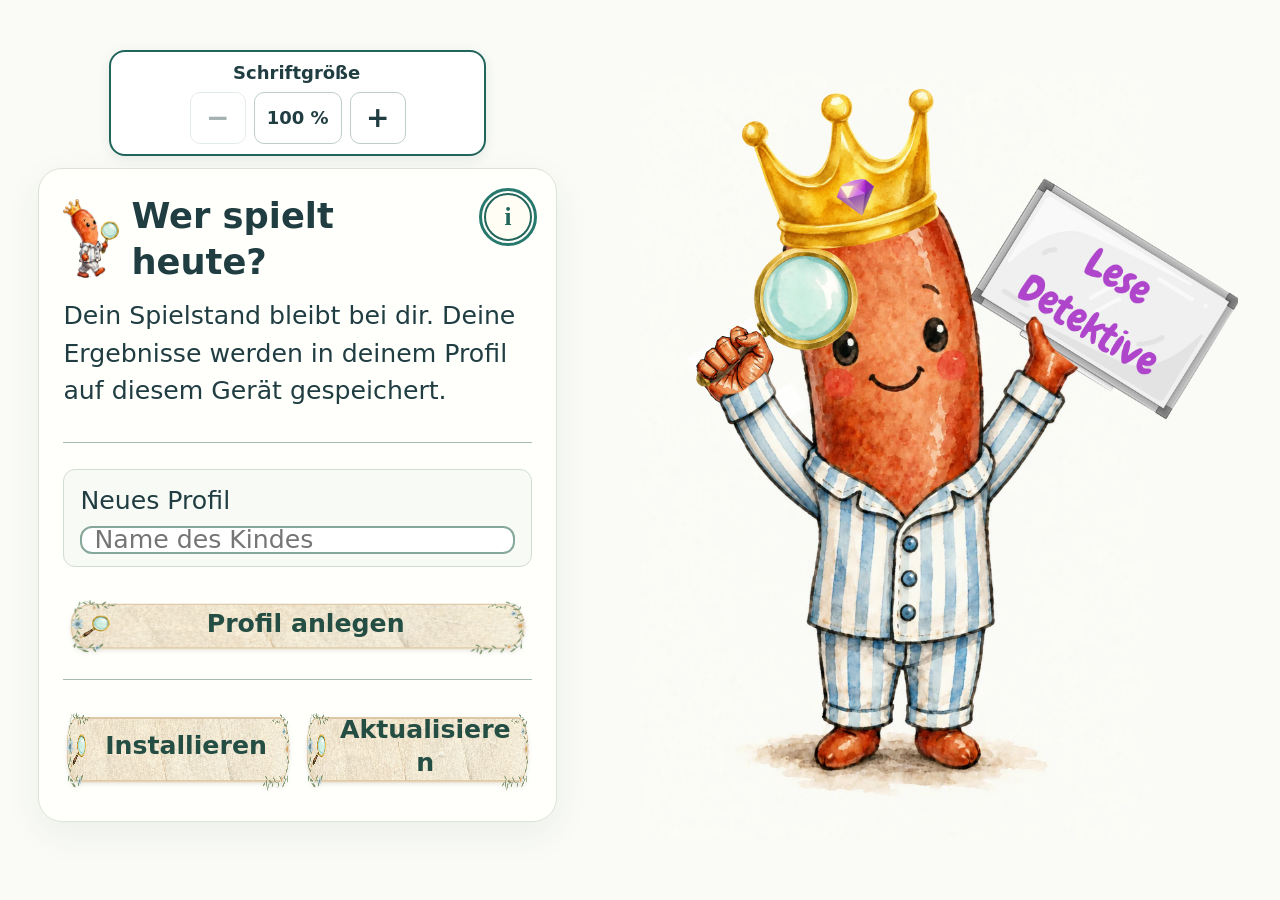
<file: index.html>
<!doctype html>
<html lang="de" class="profile-loading"><head><meta charset="utf-8"><meta name="viewport" content="width=device-width,initial-scale=1,viewport-fit=cover"><title>Lesedetektive</title><meta name="theme-color" content="#21655b"><link rel="icon" type="image/png" href="assets/favicon-48.png"><link rel="manifest" href="manifest.webmanifest"><link rel="apple-touch-icon" href="assets/apple-touch-icon.png"><meta name="apple-mobile-web-app-capable" content="yes"><meta name="apple-mobile-web-app-title" content="Lesedetektive"><link rel="stylesheet" href="profil.css"><link rel="stylesheet" href="stil.css"><link rel="stylesheet" href="lesbarkeit.css"><link rel="stylesheet" href="seitenlayout.css"><script src="profiles.js" defer></script><script src="pwa.js" defer></script><script src="daten.js" defer></script><script src="pakete.js" defer></script><script src="spiel.js" defer></script><script src="auswahl.js" defer></script><script src="navigation.js" defer></script><script src="zoom.js" defer></script><script src="schrift.js" defer></script><script src="bedienung.js" defer></script></head>
<body><main>
<header><button id="backButton" hidden>← Zurück</button><button id="homeButton">Alle Spiele</button><button data-profile-switch><span data-profile-name>Profil</span> wechseln</button><img class="app-logo" src="assets/logo.png" alt="Lesedetektive" width="72" height="96"><h1 id="pageTitle">Lesedetektive</h1><button type="button" id="appInfoButton" class="app-info-trigger" data-open-info aria-label="Info, Impressum und Kontakt" aria-haspopup="dialog" aria-controls="appInfoDialog">i</button></header><section id="home"><div class="platform-actions" data-offline-panel hidden><p data-app-status role="status" aria-live="polite"></p></div><p class="home-intro">Was möchtest du spielen?</p><div class="game-menu"><button data-game="reading">Lesen und im Bild suchen</button><button data-game="sort">Was zischt denn da?<small>CH oder SCH?</small></button><button data-game="family">Wie klingt es?<small>ich oder ach?</small></button></div></section>
<section id="setup" class="card" hidden>
<h2>Deine Runde</h2><button id="setupResume" hidden>Runde fortsetzen</button><p id="setupNotice" role="status" hidden></p><fieldset class="sr-only" aria-hidden="true"><input type="radio" name="game" value="reading" checked><input type="radio" name="game" value="sort"><input type="radio" name="game" value="family"></fieldset><fieldset><legend>Spielvariante</legend><label><input type="radio" name="mode" value="normal" checked> Ohne Zeit</label><label><input type="radio" name="mode" value="minute"> 1 Minute</label><label><input type="radio" name="mode" value="ten"> 10 Aufgaben auf Zeit</label></fieldset>
<fieldset id="normalLengthOptions"><legend>Wie viele Aufgaben möchtest du spielen?</legend><label>Aufgaben pro Runde<select id="roundLength"><option value="10" selected>10 Aufgaben · 1 Blüte</option><option value="15">15 Aufgaben · 2 Blüten</option><option value="20">20 Aufgaben · 3 Blüten</option></select></label></fieldset><fieldset id="sequenceOptions"><legend>Aufgabenauswahl</legend><label><input type="radio" name="sequence" value="fixed" checked> <span id="fixedLabel">Paket</span></label><label><input type="radio" name="sequence" value="random"> Zufall</label></fieldset>
<label id="packageOptions">Welches Paket?<select id="packageChoice"></select></label><p id="packageNote" class="hint"></p><details><summary>So wird gezählt</summary><p class="hint">Bei der Bildsuche zählt eine vollständig gelöste Karte als eine Aufgabe. Bei den Lautübungen zählt ein richtig zugeordnetes Wort oder Wortpaar. Fehlversuche zählen nicht als Lösung. Nur in den Zeitspielen läuft die Uhr ab „Los!“ – auch wenn du zwischendurch die Ergebnisse ansiehst oder in einen anderen Tab wechselst. Auch nach dem Schließen läuft eine Zeitrunde weiter. Ohne Zeit kannst du jederzeit aufhören und später deine gespeicherte Runde fortsetzen. Wenn du „Los!“ drückst, ersetzt die neue Runde die gespeicherte Runde dieses Spiels. Vorlesen ohne Internet hängt von der auf deinem Gerät installierten deutschen Stimme ab.</p></details>
<div class="setup-actions"><button id="start" class="primary">Los!</button> <button id="setupProgress">Meine Fortschritte</button></div><p id="prepare" role="status"></p>
</section>
<section id="play" hidden>
<div class="clockbar"><div class="round-stats"><div><span id="modeLabel"></span><strong id="clock" role="timer">01:00</strong></div><div><span>Gelöst</span><strong id="score">0</strong></div></div></div>
<div id="playfield" class="playfield" tabindex="0" aria-label="Spielaufgabe, bei Bedarf scrollbar">
<p id="roundLabel" class="round-label"></p><p id="feedback" class="feedback" role="status" aria-live="polite"></p>
<section id="task" class="card"></section>
</div>
<aside class="round-actions"><details id="gameMenu" class="game-menu-tools"><summary>Spielmenü</summary><div class="game-menu-items"><button id="viewProgress">Meine Fortschritte</button><button id="variants">Runde auswählen</button><button id="abort">Runde beenden</button><button type="button" data-open-info aria-haspopup="dialog" aria-controls="appInfoDialog">Info und Kontakt</button></div></details><div id="readingTools"></div></aside>
</section>
<section id="progressScreen" class="card" hidden><button id="resume">Zurück zum Spiel</button><p id="progressNotice" role="status"></p><p class="eyebrow">DEIN ERGEBNIS</p><h2 id="resultTitle"></h2><p id="resultText" class="result-text"></p><div class="result-actions"><button id="again" class="primary">Noch einmal</button> <button id="choose">Runde auswählen</button></div><iframe allow="autoplay" id="progressFrame" title="Deine Blüten und Ergebnisse"></iframe></section>
<section id="history" class="card" hidden><h2>Schriftliche Ergebnisse</h2><p>Die Ergebnisse bleiben auf diesem Gerät gespeichert.</p><p id="storageStatus" role="status"></p><div class="table-scroll"><table><caption class="sr-only">Bisherige Zeitrunden</caption><thead><tr><th>Datum</th><th>Spiel</th><th>Variante</th><th>Reihenfolge</th><th>Ergebnis</th><th>Zeit</th><th>Fehlversuche</th><th>Status</th></tr></thead><tbody id="records"></tbody></table></div><p id="empty">Noch keine Zeitrunde gespielt.</p></section>

</main><dialog id="appInfoDialog" aria-labelledby="appInfoTitle" aria-describedby="appInfoNote"><h2 id="appInfoTitle">Info und Kontakt</h2><p>Lesespiele von Heike Amthor</p><nav aria-label="Informationen zur App"><a href="https://lesespiele.heike-amthor.de/" target="_blank" rel="noopener noreferrer">Zur Webseite der Lesespiele</a><a href="https://lesespiele.heike-amthor.de/impressum" target="_blank" rel="noopener noreferrer">Impressum</a><a href="https://lesespiele.heike-amthor.de/datenschutz" target="_blank" rel="noopener noreferrer">Datenschutz</a></nav><h3>Hinweise / Nachricht an die Entwicklerin</h3><a class="app-info-email" href="mailto:lesespiele.heike.amthor@gmx.de?subject=Lesedetektive%20%E2%80%93%20Hinweis">lesespiele.heike.amthor@gmx.de</a><p id="appInfoNote">Die Webseiten öffnen sich in einem neuen Fenster und benötigen Internet. Die E-Mail-Adresse öffnet deine E-Mail-App.</p><form method="dialog"><button type="submit" autofocus>Zurück zur App</button></form></dialog><dialog id="introDialog" aria-labelledby="introTitle"><h2 id="introTitle"></h2><video id="introVideo" playsinline preload="metadata"></video><p id="introNote" role="status"></p><button id="introStart" hidden>Video starten</button><button id="introSkip">Zum Spiel →</button><button id="introBack">Zurück</button></dialog><script id="progressSource" type="application/json">{"html":""}</script></body></html>
</file>
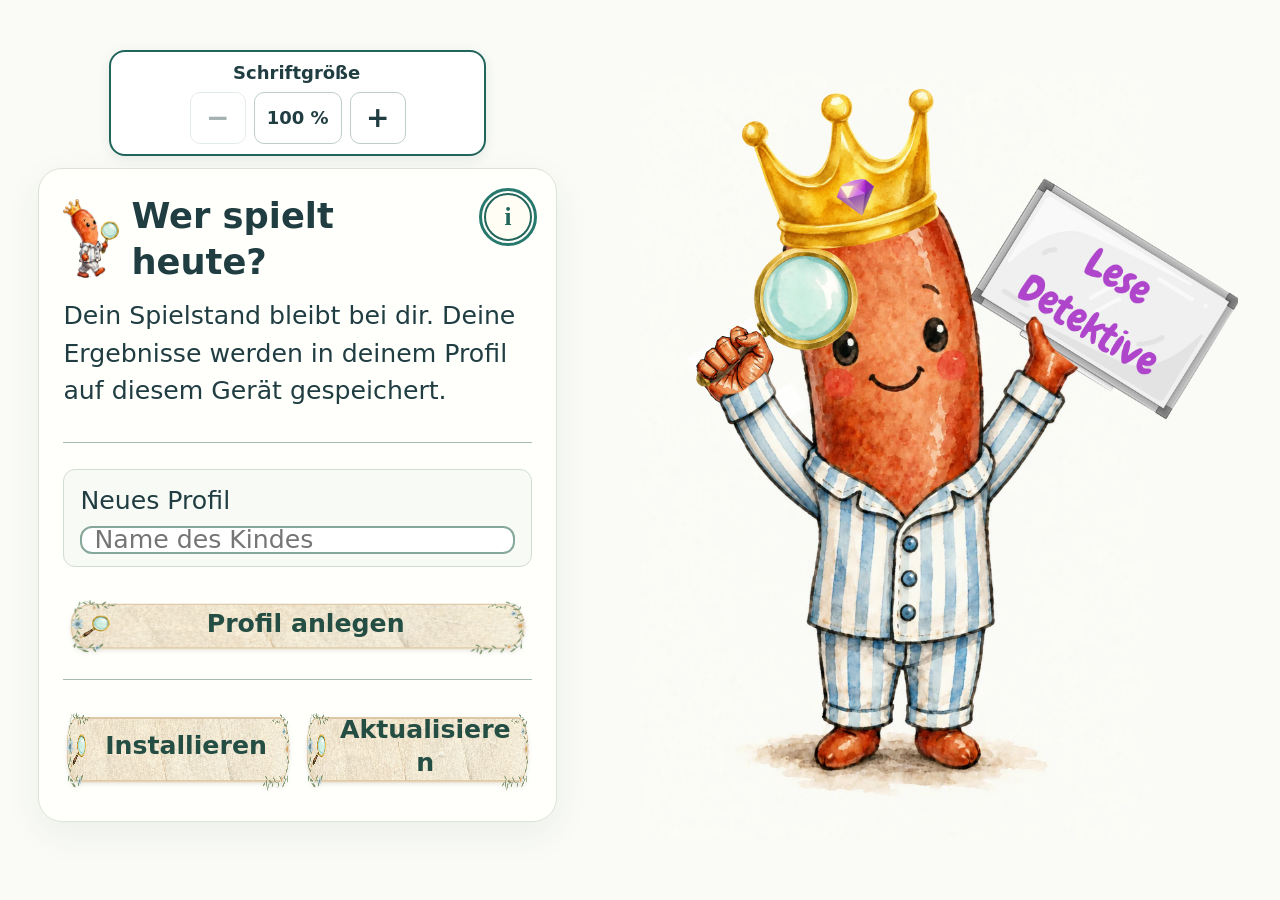
<file: laute.html>
<!doctype html><html lang="de"><head><meta charset="utf-8"><meta name="viewport" content="width=device-width,initial-scale=1"><title>Lesedetektive</title><meta http-equiv="refresh" content="0;url=index.html#sort"></head><body><a href="index.html#sort">Zum Spiel</a><script>location.replace('index.html#sort');</script></body></html>
</file>
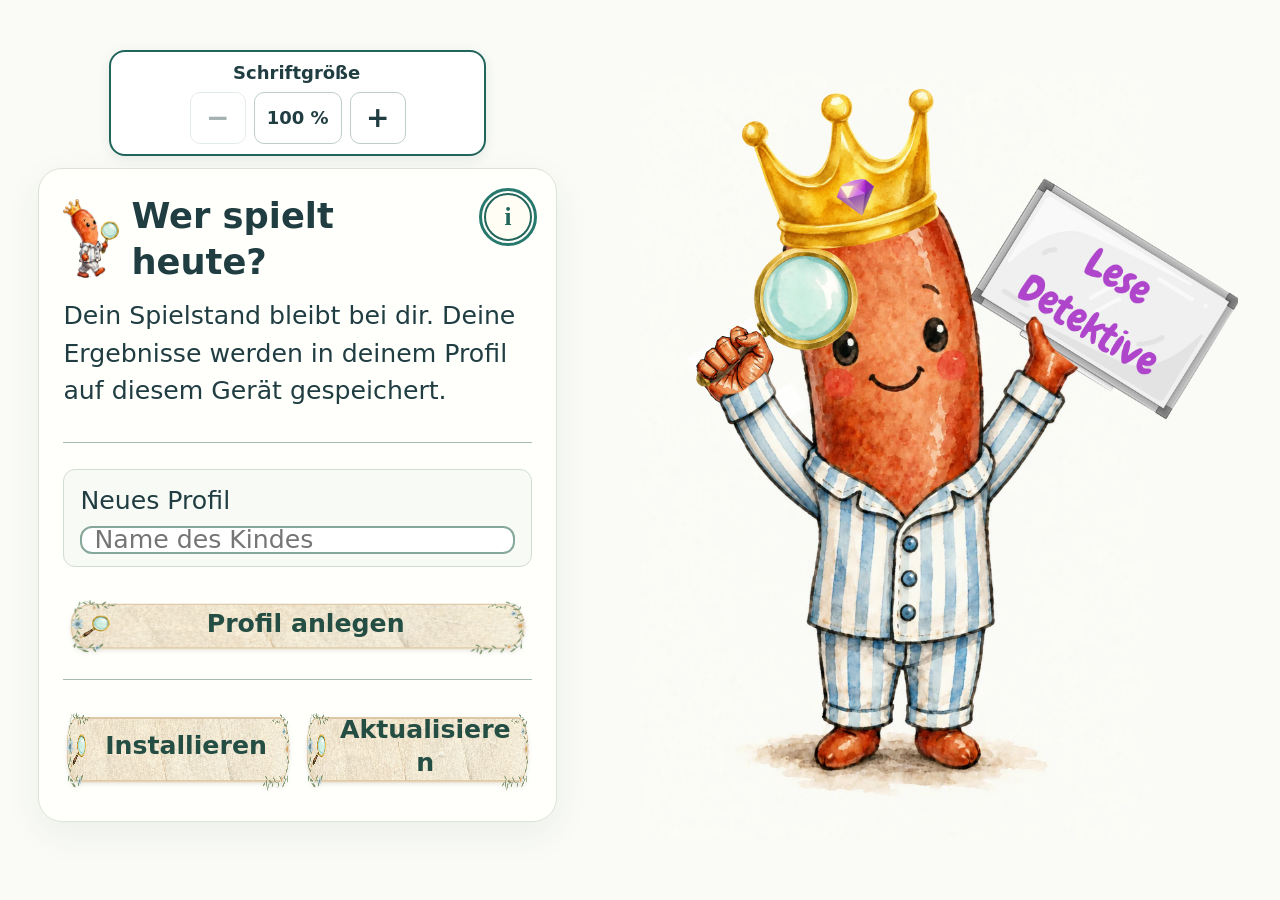
<file: lesen.html>
<!doctype html><html lang="de"><head><meta charset="utf-8"><meta name="viewport" content="width=device-width,initial-scale=1"><title>Lesedetektive</title><meta http-equiv="refresh" content="0;url=index.html#reading"></head><body><a href="index.html#reading">Zum Spiel</a><script>location.replace('index.html#reading');</script></body></html>
</file>
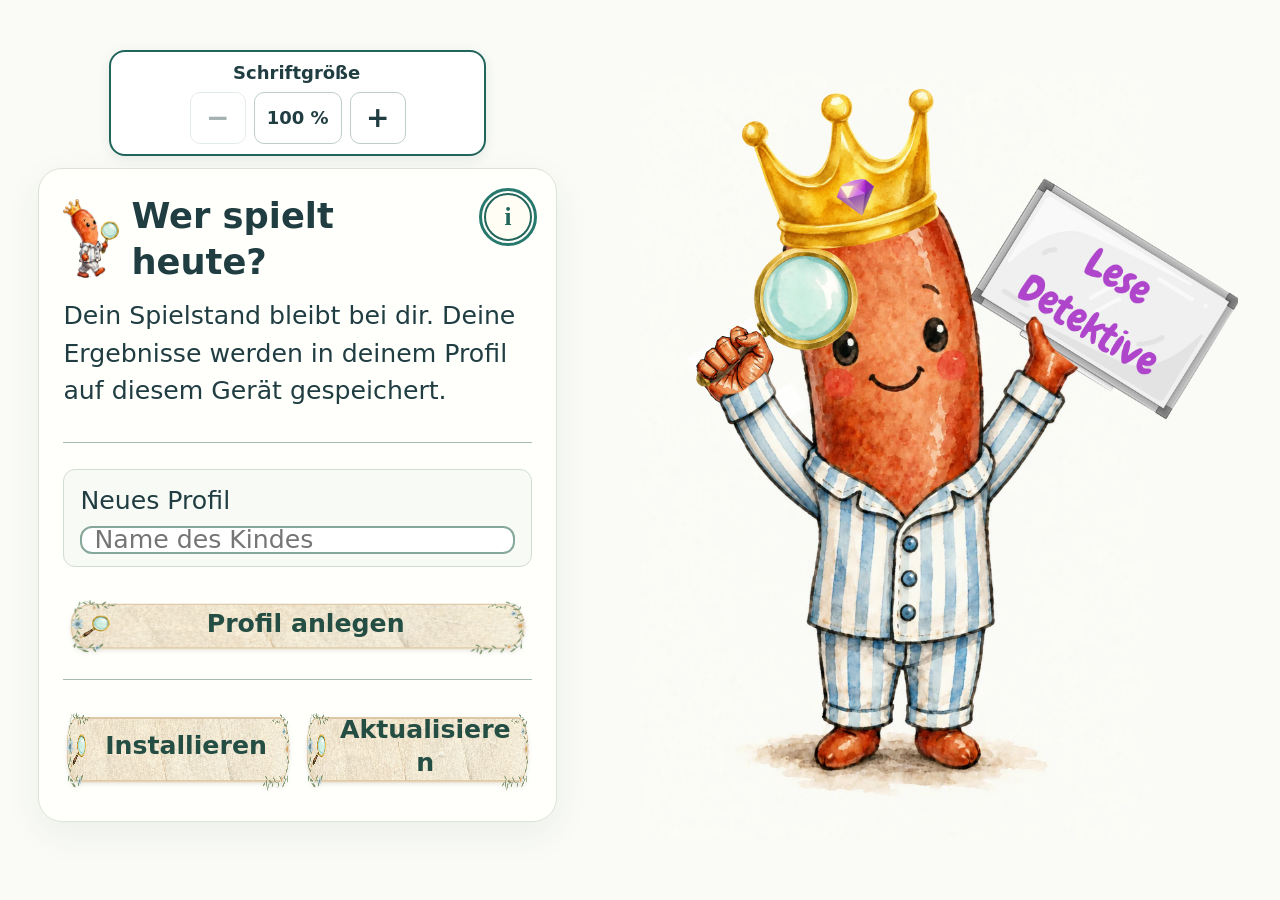
<file: wie-klingt-es.html>
<!doctype html><html lang="de"><head><meta charset="utf-8"><meta name="viewport" content="width=device-width,initial-scale=1"><title>Lesedetektive</title><meta http-equiv="refresh" content="0;url=index.html#family"></head><body><a href="index.html#family">Zum Spiel</a><script>location.replace('index.html#family');</script></body></html>
</file>
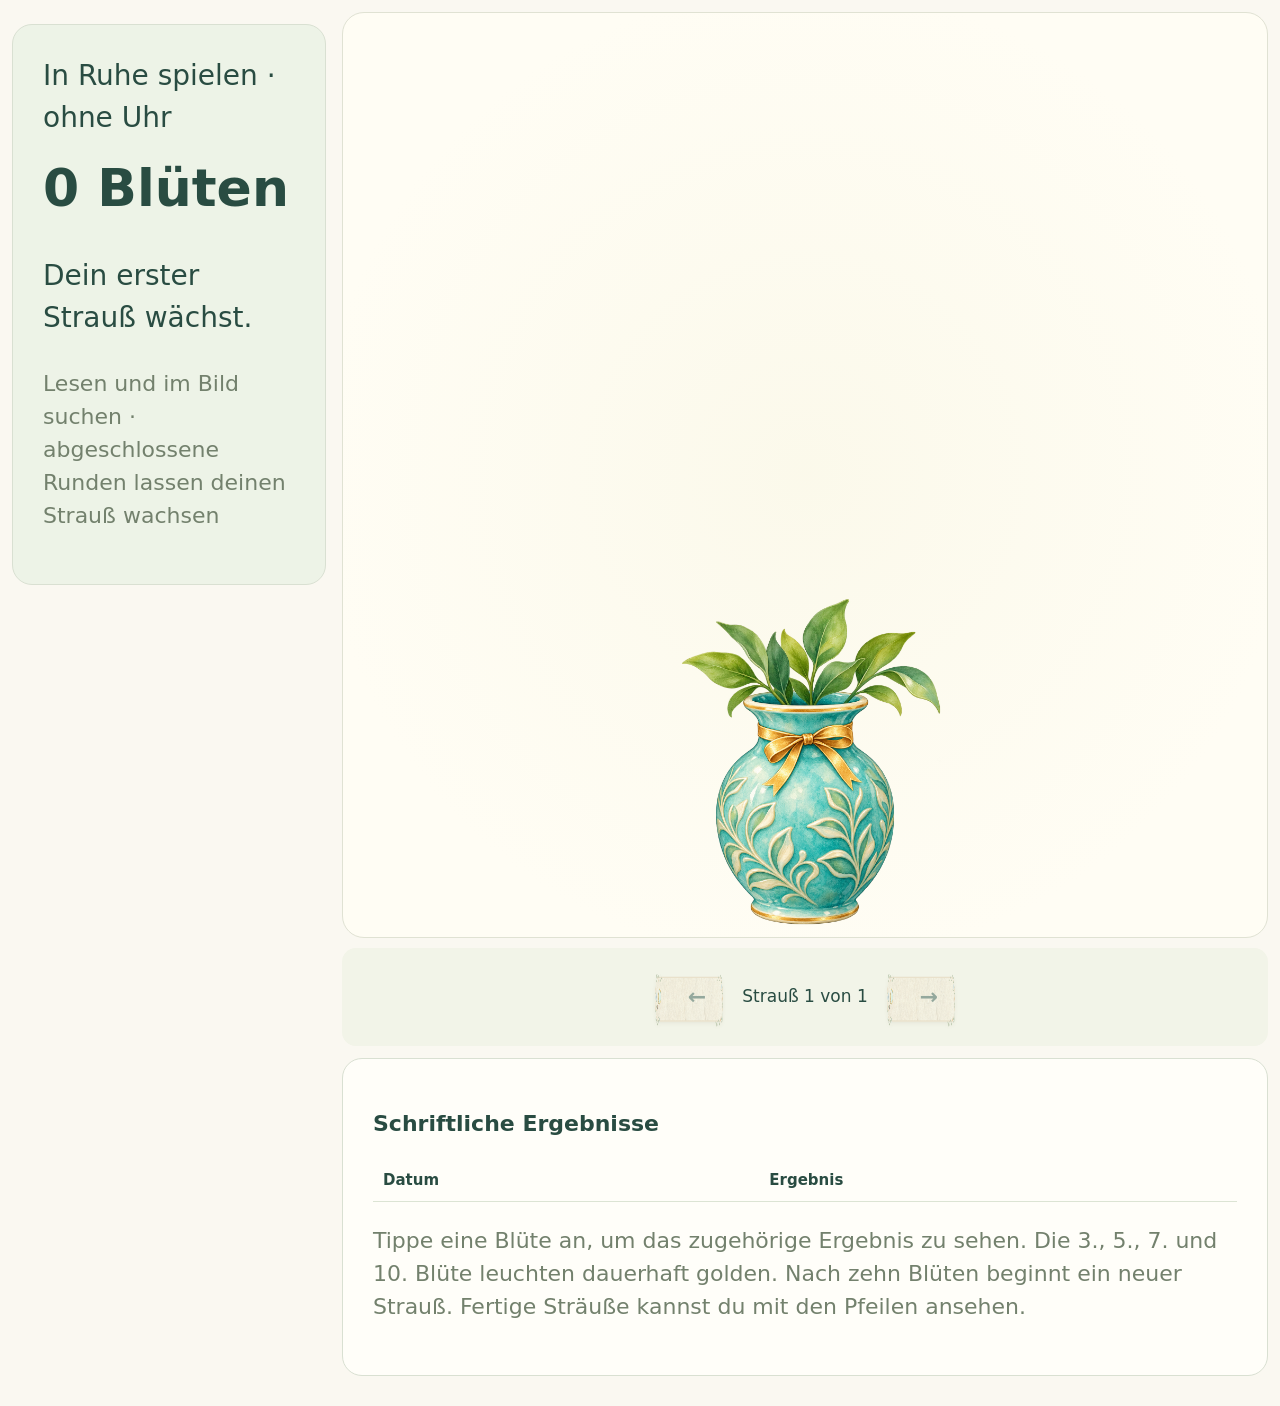
<file: fortschritt/ansicht.html>
<!doctype html><html lang="de"><head><meta charset="utf-8"><meta name="viewport" content="width=device-width,initial-scale=1"><title>Deine Leiter · Ergebnisblüten</title><link rel="stylesheet" href="stil.css"><script src="leiter.js" defer></script></head><body><button id="butterflyStart" hidden>Schmetterling starten</button><button id="skipReveal" hidden>Weiter</button><main><header><p class="eyebrow">LESEDETEKTIVE</p><h1>Deine Ergebnisse blühen auf</h1><p>Ohne Uhr wächst dein Blumenstrauß. Bei den Zeitspielen wachsen deine Ergebnisblüten an der Leiter.</p></header><div class="layout"><aside><section class="panel"><h2>Deine Auswahl</h2><label>Spiel<select id="game"><option value="reading">Lesen und im Bild suchen</option><option value="sort">CH oder SCH?</option><option value="family">Wie klingt es?</option></select></label><label>Spielvariante<select id="mode"><option value="normal" selected>In Ruhe spielen · ohne Zeit</option><option value="minute">Aufgaben in einer Minute</option><option value="ten">Zeit für zehn Aufgaben</option></select></label><label id="sequenceLabel">Reihenfolge<select id="sequence"><option value="fixed">Immer dieselbe</option><option value="random" selected>Zufällige Reihenfolge</option></select></label><p class="hint">Wähle ein Spiel und schau dir deine Ergebnisse an.</p></section><section class="panel"><h2 id="tryTitle">Vorschau ausprobieren</h2><label id="valueLabel">Aufgaben<input id="value" type="text" value="12" inputmode="numeric"></label><button id="preview">Ergebnis anzeigen</button><button id="remember" class="secondary">Als Ergebnisblüte festhalten</button><button id="reset" class="secondary">Beispiele wiederherstellen</button><p id="error" role="alert"></p><p class="hint">Beispieldaten zur Gestaltung. Hier werden keine echten Aufgaben gespielt.</p></section><section class="panel summary"><span id="modeHint"></span><h2 id="current"></h2><p id="best"></p><p id="variant" class="hint"></p></section></aside><section><div class="art" id="art"><img id="ladderImage" class="ladder" src="assets/leiter.png" alt="Deine mit Efeu bewachsene Holzleiter"><svg id="stem" viewBox="0 0 1000 1413" preserveAspectRatio="none" aria-hidden="true"><path id="handStem" fill="none" stroke="#4c793a" stroke-width="5" stroke-linecap="round"/></svg><div id="levels" aria-hidden="true"></div><img id="mascot" class="mascot" src="assets/wuerstchen.png" alt="Dein Original-Würstchen hält die aktuelle Ergebnisblume"><svg id="bouquetStems" viewBox="0 0 1000 1000" aria-hidden="true" hidden></svg><img id="vase" class="vase" src="assets/vase.png" alt="Vase für deinen wachsenden Blumenstrauß" hidden><div id="flowers"></div><canvas id="butterflyCanvas" width="400" height="400" hidden aria-label="Ein glitzernder Schmetterling setzt sich auf deinen vollen Strauß"></canvas><video id="butterflyVideo" src="assets/schmetterling.mp4" muted playsinline preload="metadata" hidden></video><span class="example-label">Beispielergebnisse</span></div><div id="bouquetNav" class="bouquet-nav" hidden><button id="previous" aria-label="Vorheriger Strauß">←</button><span id="bouquetPage"></span><button id="next" aria-label="Nächster Strauß">→</button></div><p class="detail" id="detail" role="status" aria-live="polite"></p><section class="panel"><h2>Schriftliche Ergebnisse</h2><table><thead><tr><th>Datum</th><th>Ergebnis</th></tr></thead><tbody id="records"></tbody></table><p class="hint">Tippe eine Blüte an, um das zugehörige Ergebnis zu sehen. <span id="flowerHint">Gleiche Ergebnisse teilen sich eine Blüte.</span></p></section></section></div></main></body></html>
</file>
<file: profil.css>
.profile-loading main{visibility:hidden}
.profile-panel{box-sizing:border-box;width:min(430px,calc(100% - 16px));max-height:calc(100dvh - 16px);overflow-y:auto;overscroll-behavior:contain;border:0;border-radius:24px;padding:24px;background:#fffdf0;color:#203d42;box-shadow:0 14px 40px #0006;font:18px/1.5 system-ui,sans-serif}
.profile-panel::backdrop{background:#203d42dd}.profile-panel h2{margin:0;font-size:27px;line-height:1.3}.profile-panel p{margin:12px 0}.profile-list{display:grid;gap:9px;margin:16px 0}.profile-panel button{font:inherit;font-weight:750;border:2px solid #78a397;border-radius:14px;background:#e9f3e9;color:#203d42;padding:12px;cursor:pointer;min-height:48px}.profile-list button{text-align:left}.profile-create{border-top:1px solid #a6bcb1;padding-top:16px;display:grid;gap:12px}.profile-panel label{display:grid;gap:6px}.profile-panel input{font:inherit;padding:12px;border:2px solid #86a79b;border-radius:12px;width:100%;min-width:0;box-sizing:border-box;background:#fff}.profile-error{color:#a43d29}.profile-error:empty,.profile-storage:empty,[data-app-status]:empty{display:none}.profile-storage{font-size:14px}.profile-install{border-top:1px solid #a6bcb1;margin-top:20px;padding-top:16px;display:flex;flex-wrap:wrap;gap:10px}.profile-install button{flex:1;background:#fffdf5;font-size:16px}.profile-install [data-app-status]{width:100%;font-size:14px}.profile-cancel{width:100%;margin-top:12px}
.app-tools{display:flex;align-items:center;justify-content:space-between;gap:12px;flex-wrap:wrap;padding:12px 0;margin-bottom:20px;font-size:15px}.app-tools .profile-current{font-weight:650;color:#21655b}.app-tools .tool-buttons{display:flex;gap:8px;flex-wrap:wrap}.app-tools button{font:inherit;border:1px solid #a9c1b6;border-radius:11px;background:#fffdf5;color:#203d42;padding:9px 12px;min-height:44px;cursor:pointer}.app-tools [data-app-status]{flex-basis:100%;margin:0;font-size:14px;color:#526e63}.profile-badge{display:block;font-size:14px;letter-spacing:0;text-transform:none;color:#62796f;margin:4px 0}button:focus-visible,input:focus-visible{outline:3px solid #b68024;outline-offset:3px}
@media(min-width:600px) and (max-height:500px){.profile-panel{width:min(680px,calc(100% - 16px));padding:12px 16px;border-radius:16px}.profile-panel form{grid-template-columns:minmax(0,1fr) auto;align-items:end;gap:10px}.profile-panel h2{font-size:1.2em}.profile-panel p{margin:8px 0}.profile-list{margin:8px 0}}
@supports(padding:env(safe-area-inset-top)){body{padding-top:env(safe-area-inset-top);padding-bottom:env(safe-area-inset-bottom)}}

/* Portrait workspaces grow with the available screen; landscape stays unchanged.
   No fixed page heights, page scaling or zoom restrictions: long content can scroll. */
@media (orientation:portrait){
  body.page-home,body.page-reading,body.page-laute{padding:0}
  .page-home main,.page-reading main,.page-laute main.app{
    box-sizing:border-box;width:100%;max-width:1000px;min-height:100svh;margin:0 auto;
    padding:clamp(18px,3vw,36px);padding-top:max(clamp(18px,3vw,36px),env(safe-area-inset-top));padding-bottom:max(24px,env(safe-area-inset-bottom));
    display:flex;flex-direction:column;
  }
  .page-laute .top{gap:16px}.page-laute .brand{font-size:clamp(24px,4vw,38px);line-height:1.3}
  .page-laute .sub{font-size:clamp(16px,2.4vw,23px);white-space:nowrap}
  .page-laute main.app>p{margin:14px 0;font-size:clamp(17px,2.4vw,23px)}
  .page-laute #menuButton{align-self:flex-start;font-size:clamp(17px,2.4vw,24px);padding:12px 20px}
  .page-laute .profile-badge,.page-reading .profile-badge{font-size:clamp(15px,2vw,20px);margin:8px 0}
  .page-laute #progress{margin:clamp(20px,3svh,36px) 0}.page-laute .progress i{height:clamp(9px,1.2vw,13px)}
  .page-laute #menu,.page-laute #newgame{
    flex:1;width:100%;display:flex;flex-direction:column;justify-content:center;
    min-height:55svh;padding:clamp(24px,4vw,48px);border-radius:clamp(23px,3vw,32px);margin-bottom:20px;
  }
  .page-laute #menu h1{font-size:clamp(28px,4.8vw,44px);line-height:1.25;margin:10px 0 18px}
  .page-laute #menu>p{font-size:clamp(18px,2.8vw,27px);line-height:1.6}
  .page-laute #menu>div{gap:clamp(18px,2.6svh,30px)!important;margin:20px 0}
  .page-laute .nav{font-size:clamp(19px,2.9vw,29px);line-height:1.4;padding:clamp(14px,2.4vw,24px);min-height:clamp(54px,7svh,88px);white-space:normal;overflow-wrap:break-word}
  .page-laute #newcontent{display:flex;flex-direction:column;gap:clamp(14px,2svh,26px);width:100%;min-width:0}
  .page-laute #newcontent .eyebrow{font-size:clamp(14px,2vw,20px);line-height:1.5}
  .page-laute #newcontent h2{font-size:clamp(27px,4vw,40px);line-height:1.3;margin:4px 0}
  .page-laute #newcontent>p,.page-laute .ch-hint{font-size:clamp(18px,2.8vw,27px);line-height:1.6;margin:0}
  .page-laute #newcontent .readline.small{font-size:clamp(24px,3.6vw,37px);line-height:1.6}
  .page-laute #newcontent .reading{min-height:clamp(160px,23svh,300px);gap:clamp(20px,3svh,36px);padding:16px 0}
  .page-laute #newcontent .reading>.readline{font-size:clamp(50px,10vw,100px)!important;overflow-wrap:anywhere}
  .page-laute .duel{gap:clamp(14px,2.6vw,28px);margin:8px 0}
  .page-laute .duel button{font-size:clamp(28px,4.8vw,52px)!important;max-width:100%;min-width:0}
  .page-laute #feedback{font-size:clamp(17px,2.6vw,25px);line-height:1.5;margin:clamp(16px,2.5svh,30px) 0 0;min-height:0}
  .page-laute #feedback:empty{display:none}.page-laute .helper{font-size:clamp(15px,2.2vw,21px)}
  .page-laute .praise-card{width:min(760px,100%);padding:clamp(36px,8vw,88px) 24px}
  .page-laute .praise-card p{font-size:clamp(38px,8vw,76px)}

  .page-reading header h1{font-size:clamp(24px,4vw,38px)}
  .page-reading #counter{font-size:clamp(15px,2.3vw,23px)}
  .page-reading nav{margin:16px 0;font-size:clamp(17px,2.4vw,24px)}
  .page-reading .game-progress{gap:clamp(9px,1.6vw,17px);margin:clamp(18px,3svh,34px) 0}
  .page-reading .progress-dot{width:clamp(11px,1.7vw,17px);height:clamp(11px,1.7vw,17px)}
  .page-reading #readingCard{flex:1;width:100%;max-width:none;min-height:55svh;display:flex;flex-direction:column;justify-content:center;padding:clamp(28px,5vw,60px);margin:12px 0 24px}
  .page-reading #category{font-size:clamp(14px,2.1vw,21px)}
  .page-reading .reading{font-size:clamp(40px,8vw,84px);line-height:1.65;margin:clamp(24px,4svh,48px) 0;min-height:0;overflow-wrap:break-word}
  .page-reading .reading.story{font-size:clamp(27px,4.5vw,48px)}
  .page-reading .read-hint{font-size:clamp(18px,2.6vw,26px);max-width:620px;margin:20px auto 28px}
  .page-reading #search{align-self:center;font-size:clamp(25px,3.8vw,36px);padding:18px 42px;min-height:66px}
  .page-reading #searchPanel{width:100%;max-width:none;padding:clamp(12px,2.6vw,28px);margin:12px 0 24px}
  .page-reading .stage{max-width:none}.page-reading .word,.page-reading .search-label{font-size:clamp(19px,2.8vw,29px)}
  .page-reading .row button{font-size:clamp(18px,2.5vw,25px);min-height:56px;padding:14px 20px}
  .page-reading footer{margin-top:auto;font-size:clamp(15px,2.1vw,20px)}

  .page-home main{justify-content:center}.page-home header{margin-bottom:clamp(24px,4svh,50px)}
  .page-home h1{font-size:clamp(36px,7vw,64px)}.page-home .intro{font-size:clamp(19px,2.8vw,28px);max-width:none}
  .page-home .games{grid-template-columns:1fr;gap:clamp(20px,3svh,36px)}
  .page-home .game{padding:clamp(26px,4vw,46px)}.page-home .game h2{font-size:clamp(26px,4vw,38px)}
  .page-home .game p{font-size:clamp(18px,2.7vw,26px)}.page-home .badge{font-size:clamp(36px,5vw,52px)}
  .page-home .start{font-size:clamp(19px,2.8vw,27px);padding:13px 24px}
  .page-home .app-tools{font-size:clamp(16px,2.3vw,23px);gap:16px;margin-bottom:26px}
  .profile-panel{width:min(640px,calc(100% - 24px));padding:clamp(24px,4vw,42px);font-size:clamp(18px,2.7vw,26px)}
  .profile-panel h2{font-size:clamp(28px,4.5vw,40px)}.profile-list{gap:clamp(12px,2vw,20px)}
  .profile-panel input,.profile-panel button{font-size:inherit;padding:clamp(12px,2vw,20px)}
  .profile-install button{font-size:clamp(17px,2.5vw,24px)}
}

/* The original PNG is never stretched to a different aspect ratio. Its paper
   colour fills the rest of the viewport instead of cropping the head/sign. */
.profile-welcome{--welcome-paper:#fafbf6;width:100vw;height:100dvh;max-width:none;max-height:none;margin:0;padding:0;border:0;background:var(--welcome-paper);color:#203d42;overflow:hidden}
.profile-welcome[open]{display:grid;grid-template-columns:minmax(300px,1fr) minmax(0,1.15fr);grid-template-areas:"controls art"}
.profile-welcome::backdrop{background:#fafbf6}
.welcome-art{grid-area:art;position:relative;min-width:0;min-height:0;overflow:hidden;background:#fafbf6;display:flex;align-items:center;justify-content:center}
.welcome-art img,.home-art img{display:block;width:auto;height:100%;max-width:100%;max-height:2688px;object-fit:contain}
.welcome-controls{grid-area:controls;min-height:0;min-width:0;overflow-y:auto;overscroll-behavior:contain;display:flex;padding:clamp(16px,3vw,40px)}
.profile-welcome .profile-panel{width:min(100%,480px);max-height:none;margin:auto;flex-shrink:0;background:#fffffcf5;border:1px solid #dce2d7;box-shadow:0 12px 36px #203d4210}
.page-home{background:#fafbf6}.home-art{position:fixed;top:0;right:0;width:52vw;height:100svh;display:flex;align-items:center;justify-content:center;overflow:hidden;background:#fafbf6;pointer-events:none;z-index:0}
.page-home main{position:relative;z-index:1;width:48%;max-width:650px;margin:0;padding:clamp(20px,3vw,42px)}
.page-home .games{grid-template-columns:1fr}.page-home .game{background:#fffffcf5;padding:clamp(20px,2.3vw,30px)}
.page-home header{margin-bottom:24px}.page-home h1{font-size:clamp(30px,4vw,48px)}.page-home .intro{margin-bottom:16px}
@media (orientation:portrait){
  .profile-welcome[open]{grid-template-columns:1fr;grid-template-rows:min(43svh,650px) minmax(0,1fr);grid-template-areas:"art" "controls"}
  .welcome-art img,.home-art img{position:absolute;top:0;left:50%;transform:translateX(-50%);width:min(100%,calc(min(43svh,650px) * 1.1),1792px);height:auto;max-width:none;max-height:none}
  .welcome-controls{padding:12px clamp(12px,2.4vw,28px) max(16px,env(safe-area-inset-bottom));scroll-padding-block:16px}
  .profile-welcome .profile-panel{width:min(100%,640px);padding:clamp(20px,3vw,34px);border-radius:24px}
  .page-home .home-art{position:relative;top:auto;right:auto;width:100%;height:min(43svh,650px)}
  .page-home main{width:100%;max-width:1000px;min-height:0;margin:auto;padding:clamp(20px,3vw,36px)}
}
@media (orientation:landscape) and (max-height:540px){
  .welcome-controls{padding:12px}.profile-welcome .profile-panel{padding:16px;font-size:16px}.profile-welcome .profile-panel h2{font-size:23px}.profile-welcome .profile-panel p{margin:8px 0}.profile-welcome .profile-install{margin-top:12px;padding-top:12px}
}

/* The expanded 24-card round keeps progress dots inside small screens. */
.page-reading .game-progress{flex-wrap:wrap}

/* Keep the controls at a usable size while enlarging the complete work area. */
.zoom-controls{position:sticky;top:max(6px,env(safe-area-inset-top));left:6px;z-index:200;display:flex;align-items:center;justify-content:center;gap:6px;width:max-content;max-width:100%;margin:8px auto;padding:6px 10px;border:1px solid #becfc7;border-radius:16px;background:#fffffff5;box-shadow:0 3px 14px #203d4218;color:#203d42;font:16px/1.2 system-ui,sans-serif;isolation:isolate}
.zoom-controls span{font-weight:650;margin-right:2px}.zoom-controls button{flex:none;min-width:44px;min-height:44px;margin:0;padding:8px;border:1px solid #bed0c5;border-radius:10px;background:#fff;color:#203d42;font:700 21px/1.2 system-ui,sans-serif;cursor:pointer;touch-action:manipulation}.zoom-controls [data-zoom="reset"]{min-width:78px;font-size:16px}.zoom-controls button:focus-visible{outline:3px solid #c48a20;outline-offset:2px}.zoom-controls button:disabled{opacity:.4;cursor:default}
body>main,.profile-welcome .profile-panel,.praise-card{zoom:var(--app-zoom,1)}
html[data-app-zoomed] body>main{min-width:min(100vw,980px)}
html[data-app-zoomed] .page-home main{min-width:min(48vw,650px)}
.profile-welcome .welcome-controls{display:block;overflow:auto}.welcome-controls>.zoom-controls{margin:0 auto 16px}.profile-welcome .profile-panel{margin:0 auto;overflow:visible}
@media(orientation:portrait){html[data-app-zoomed] .page-home main{min-width:100vw}}
@media print{.zoom-controls{display:none}}
body.page-reading>main{width:min(100vw,980px)}body.page-laute>main{width:min(100vw,740px)}
@media(orientation:portrait){body.page-reading>main,body.page-laute>main{width:min(100vw,1100px)}}
#introDialog>:not(.zoom-controls){zoom:var(--app-zoom,1)}
</file>
<file: stil.css>
:root{font:18px/1.6 system-ui,sans-serif;color:#203d42;background:#f4f2e9;--app-zoom:1}*{box-sizing:border-box}body{margin:0}main{width:min(100vw,1040px);margin:auto;padding:24px;zoom:var(--app-zoom)}h1{font-size:clamp(30px,5vw,48px);line-height:1.2}h2{line-height:1.3}.eyebrow{font-size:13px;letter-spacing:.08em;color:#587367}.card{background:white;border:1px solid #d7dfd5;border-radius:24px;padding:clamp(20px,4vw,38px);margin:24px 0;box-shadow:0 10px 35px #203d4208}fieldset{border:0;border-top:1px solid #dde4dc;margin:24px 0;padding:12px 0 0}legend{font-size:21px;font-weight:750;padding-right:15px}label{display:block;margin:10px 0;padding:12px 16px;border:1px solid #d2ddd2;border-radius:12px;background:#f8faf6;cursor:pointer}label:has(input:checked){background:#e0eee4;border-color:#21655b}input{width:21px;height:21px;vertical-align:middle;accent-color:#21655b;margin-right:10px}small{display:block;padding-left:35px;color:#5c756b;font-size:14px}button{font:inherit;font-weight:650;background:white;color:#203d42;border:1px solid #bdcfc2;border-radius:12px;min-height:48px;padding:11px 19px;cursor:pointer}button:focus-visible{outline:3px solid #c48a20;outline-offset:3px}.primary{background:#21655b;color:white;border-color:#21655b}button:disabled{opacity:.45;cursor:default}#start{font-size:26px;min-width:180px}.hint,footer{font-size:15px;color:#587267}footer{padding-bottom:24px}.clockbar{position:sticky;top:78px;z-index:20;display:flex;justify-content:space-between;align-items:center;gap:16px;padding:14px 20px;border:1px solid #bfcebf;border-radius:18px;background:#fffdf4f5;box-shadow:0 5px 20px #203d4210}.clockbar span{display:block;font-size:14px}.clockbar strong{font-size:34px;line-height:1.2;font-variant-numeric:tabular-nums}#clock{color:#21655b}.clockbar.urgent{background:#fff0dc}.clockbar.urgent #clock{color:#8c3c15}.round-label{font-size:15px;color:#587267}.feedback{min-height:30px;margin:12px 0;color:#21655b}.reading{text-align:center;font-size:clamp(30px,5vw,46px);line-height:1.6;font-weight:750;white-space:pre-line;padding:24px 0}.story{font-size:clamp(24px,4vw,34px)}.read-actions{text-align:center}.words{display:flex;flex-wrap:wrap;align-items:center;justify-content:center;gap:10px;margin-bottom:20px}.word{padding:7px 12px;border-radius:10px;background:#eef2ed;font-weight:650}.word.current{background:#ffe5a0;outline:2px solid #bf8b22}.word.done{background:#d9efdc}.stage{position:relative;max-width:780px;margin:auto;line-height:0;isolation:isolate}.stage img{display:block;width:100%;height:auto}.overlay{position:absolute;inset:0;touch-action:manipulation;cursor:crosshair}.star{position:absolute;pointer-events:none;transform:translate(-50%,-50%);font:58px/1 Arial;color:#ffc928;-webkit-text-stroke:1.5px #fff9dc;text-shadow:0 2px 3px #804a1d;animation:pop .35s ease-out}.answers{display:grid;gap:14px;margin:24px 0}.answers button{background:#385f8e;color:white;border:0;font-size:22px}.duel{display:flex;justify-content:center;flex-wrap:wrap;gap:20px;margin:24px 0}.duel button{font-size:clamp(26px,4vw,40px)}.question{font-size:22px}.result-text{font-size:23px}.table-scroll{overflow:auto;margin-top:24px}table{width:100%;border-collapse:collapse;font-size:15px;text-align:left}th,td{border-bottom:1px solid #dbe2d8;padding:12px;vertical-align:top;min-width:100px}.sr-only{position:absolute;width:1px;height:1px;overflow:hidden;clip-path:inset(50%)}[hidden]{display:none!important}.zoom-controls{position:sticky;top:6px;left:6px;z-index:100;display:flex;align-items:center;gap:6px;width:max-content;max-width:100%;margin:8px auto;padding:6px 10px;border:1px solid #bed0c5;border-radius:16px;background:#fffffff5;box-shadow:0 3px 14px #203d4218;font:16px/1.2 system-ui}.zoom-controls button{min-width:44px;min-height:44px;padding:8px;font-size:21px}.zoom-controls [data-zoom=reset]{min-width:78px;font-size:16px}@keyframes pop{from{transform:translate(-50%,-50%) scale(.2)}to{transform:translate(-50%,-50%) scale(1)}}@media(prefers-reduced-motion:reduce){.star{animation:none}}@media(max-width:600px){main{padding:14px}.clockbar{padding:12px;gap:8px}.clockbar strong{font-size:28px}.clockbar button{font-size:14px;padding:8px}.reading{padding:10px 0}.card{margin:18px 0}}@media print{.zoom-controls,#setup,#play,#result,#export,footer{display:none!important}main{zoom:1;width:100%}.card{box-shadow:none;border:0;padding:0}.table-scroll{overflow:visible}}

#progressFrame{width:100%;height:1400px;min-height:720px;border:0;display:block;background:#faf8f1}#progressScreen{padding:16px;background:#faf8f1}#progressNotice{background:#fff7df;padding:12px 16px;border-radius:12px}#progressScreen>button{margin:8px 8px 8px 0}.clockbar{flex-wrap:wrap}#viewProgress{background:#edf3e4}#sequenceOptions[hidden]{display:none!important}
/* Compact 100 % search view: the words and complete portrait image share a screen. */
body.searching-image main>header,body.searching-image main>footer,body.searching-image #roundLabel{display:none}body.searching-image main{padding:8px 12px}body.searching-image .clockbar{position:static;padding:6px 10px;gap:8px;margin:0}body.searching-image .clockbar strong{font-size:22px}body.searching-image .clockbar span{font-size:13px}body.searching-image .clockbar button{font-size:14px;min-height:38px;padding:6px 9px}body.searching-image #feedback{position:absolute;width:1px;height:1px;min-height:0;margin:0;overflow:hidden;clip-path:inset(50%)}body.searching-image #task{padding:10px 12px;margin:8px 0 0}body.searching-image .words{gap:6px;margin-bottom:10px;font-size:16px}body.searching-image .word{padding:4px 9px}body.searching-image .stage{width:min(100%,calc((100svh - 280px) * .666667),560px);max-width:560px}body.searching-image #task>p{margin:7px 0 0;text-align:center}body.searching-image #task>p>button{font-size:14px;min-height:36px;padding:6px 12px}body.searching-image .star{font-size:clamp(25px,4vw,44px)}
@media(max-width:600px){body.searching-image .stage{width:min(100%,calc((100svh - 320px) * .666667),560px)}body.searching-image .clockbar{justify-content:center}body.searching-image .words{font-size:15px}}
@media(max-height:500px) and (orientation:landscape){body.searching-image .stage{width:min(100%,calc((100svh - 220px) * .666667),560px)}body.searching-image .zoom-controls{margin:2px auto;padding:2px 8px}.searching-image .zoom-controls button{min-height:34px}.searching-image .clockbar button{min-height:32px}}
.wrong-answer{animation:answerWobble .42s ease-out;background:#f5d8c5!important;color:#503f36!important;outline:2px solid #c17c54}@keyframes answerWobble{0%,100%{transform:translateX(0)}15%,45%,75%{transform:translateX(-8px) rotate(-1deg)}30%,60%,90%{transform:translateX(8px) rotate(1deg)}}@media(prefers-reduced-motion:reduce){.wrong-answer{animation:answerAcknowledge .5s linear}@keyframes answerAcknowledge{from{outline-width:4px}to{outline-width:2px}}}
body.progress-intro{overflow:hidden}body.progress-intro>main{zoom:1;width:100%;max-width:none;padding:0}body.progress-intro main>header,body.progress-intro main>footer,body.progress-intro>.zoom-controls,body.progress-intro #progressScreen>:not(#progressFrame){display:none!important}body.progress-intro #progressScreen{margin:0;padding:0;border:0}body.progress-intro #progressFrame{position:fixed;inset:0;width:100vw;height:100svh!important;min-height:0;z-index:500;background:#faf8f1}

.treffer-funkenregen{position:absolute;width:0;height:0;z-index:50;pointer-events:none;overflow:visible;line-height:1}
.treffer-funke{position:absolute;left:0;top:0;width:48px;height:48px;margin-left:-24px;margin-top:-24px;display:flex;align-items:center;justify-content:center;font-family:Arial,sans-serif;font-size:var(--groesse);font-weight:bold;color:var(--farbe);text-shadow:0 0 4px #fff,0 0 10px #ffcb00,0 0 20px #ffb700;animation:trefferRegen var(--dauer) ease-out forwards}
.treffer-blitz{position:absolute;left:-65px;top:-65px;width:130px;height:130px;display:flex;align-items:center;justify-content:center;font:120px/1 Arial,sans-serif;color:#fff9c4;text-shadow:0 0 10px #fff,0 0 25px #ffd000,0 0 45px #ffb000;animation:trefferBlitz .9s ease-out forwards}
@keyframes trefferRegen{0%{transform:translate(0,0) scale(.4);opacity:1}35%{transform:translate(var(--dx),var(--dy)) scale(1.3);opacity:1}70%{opacity:1}100%{transform:translate(var(--endx),var(--endy)) scale(.35);opacity:0}}
@keyframes trefferBlitz{0%{transform:scale(.3);opacity:1}30%{transform:scale(1.5);opacity:1}100%{transform:scale(.7);opacity:0}}
@keyframes trefferRuhig{0%,60%{opacity:1}100%{opacity:0}}
@media(prefers-reduced-motion:reduce){.treffer-blitz{animation:trefferRuhig 1.8s ease-out forwards}}


#normalLengthOptions select{display:block;min-width:180px;max-width:100%;font:inherit;padding:10px;border:1px solid #bdcfc2;border-radius:10px;background:white;color:#203d42;margin-top:8px}

/* Three uncluttered game surfaces; the supplied artwork remains an unmodified asset. */
header{display:flex;align-items:center;gap:20px;flex-wrap:wrap}header h1{margin:10px 0}#homeButton{font-size:16px}.home-intro{text-align:center;font-size:28px}.game-menu{display:grid;gap:22px;margin:40px 0}.game-menu button{background:transparent url('assets/button.png') center/100% 100% no-repeat;border:0;min-height:135px;padding:35px 11% 35px 16%;font-size:clamp(22px,3.4vw,34px);line-height:1.15;color:#284d42;filter:drop-shadow(0 4px 4px #65532c22)}.game-menu small{padding:6px 0 0;font-size:18px;color:#35594d}.game-menu button:hover{transform:translateY(-2px)}#setup fieldset{display:flex;gap:10px;flex-wrap:wrap;margin:18px 0}#setup fieldset label{flex:1;min-width:140px;margin:0;font-size:18px}#setup #normalLengthOptions label{padding:6px 12px}select{font:inherit;padding:10px;border:1px solid #aabeb0;border-radius:9px;width:100%;background:white;color:#203d42}#packageOptions{max-width:400px}details{font-size:15px;margin:20px 0}#introDialog{border:0;border-radius:24px;background:#faf9f2;color:#203d42;width:min(95vw,1000px);max-height:96svh;padding:16px;text-align:center}#introDialog::backdrop{background:#f5f3ebf5}#introDialog video{display:block;width:100%;max-height:70svh;object-fit:contain;background:transparent;border:0}#introDialog h2{font-size:24px;margin:4px}#introDialog button{margin:4px}#home{min-height:65svh}#homeButton[hidden]{display:none}@media(max-width:600px){.game-menu{gap:14px;margin:25px 0}.game-menu button{min-height:115px;padding:27px 8% 27px 17%;font-size:22px}.game-menu small{font-size:16px}#setup fieldset label{min-width:110px;padding:10px}#introDialog{padding:10px}}

/* Schmuckrahmen für die Bedien- und Antwortbuttons. */
button:not(.zoom-controls button):not(.word-size-controls button):not(.flower){
 background:transparent url("assets/button.png") center / 100% 100% no-repeat !important;
 color:#244d43;border:0;border-radius:0;box-shadow:none;
 min-width:160px;min-height:70px;padding:20px 28px 20px 62px;
 line-height:1.25;white-space:normal;
 filter:drop-shadow(0 2px 2px #56432922);
}
button:not(.zoom-controls button):not(.word-size-controls button):not(.flower):hover{filter:drop-shadow(0 3px 4px #56432955)}
button:not(.zoom-controls button):not(.word-size-controls button):not(.flower):focus-visible{outline:3px solid #28796d;outline-offset:2px;border-radius:16px}
button:not(.zoom-controls button):not(.word-size-controls button):not(.flower):disabled{opacity:.45}
#start,#read{font-size:26px;font-weight:800;min-width:210px;min-height:80px}
.answers button,.duel button{color:#244d43;background-color:transparent;min-height:90px;padding-left:70px}
.clockbar button{font-size:16px;min-width:165px;min-height:65px;padding:17px 22px 17px 51px}
.game-menu button{min-height:135px;padding:35px 11% 35px 16%;font-size:clamp(22px,3.4vw,34px)}
.profile-panel button{width:100%;min-height:75px}
@media(max-width:600px){button:not(.zoom-controls button):not(.word-size-controls button):not(.flower){min-width:140px;min-height:66px;padding:18px 22px 18px 48px;font-size:17px}.answers button,.duel button{font-size:24px;min-height:85px}.clockbar button{flex:1;min-width:135px;font-size:14px}.game-menu button{min-height:115px;font-size:22px;padding:27px 8% 27px 17%}}

.platform-actions{display:flex;flex-wrap:wrap;justify-content:center;gap:8px}.platform-actions p{flex-basis:100%;text-align:center;font-size:15px}.profile-loading main{visibility:hidden}

/* Play uses the available height. Controls never float over the task. */
.round-stats,.round-actions{display:flex;align-items:center;gap:16px;flex-wrap:wrap}
.round-actions{justify-content:center}
body.playing>main{width:min(100%,1200px);padding:12px}
body.playing>main>header{display:flex;position:static;margin:0 0 14px}
body.playing>main>header [data-profile-switch],body.playing>main>footer{display:none}
body.playing>main>header h1{font-size:clamp(24px,4vw,36px)}
body.playing>.zoom-controls{position:static;margin:8px auto}
body.playing #play{display:flex;flex-direction:column;gap:12px;min-height:calc(100svh / var(--app-zoom) - 24px)}
body.playing .clockbar{position:static;top:auto;flex-shrink:0;margin:0;padding:10px 14px;gap:10px}
body.playing .clockbar strong{font-size:28px}
body.playing .clockbar span{font-size:14px}
body.playing .playfield{flex:1;min-width:0;display:flex;flex-direction:column;gap:8px;outline-offset:3px}
body.playing #roundLabel{display:none}
body.playing #feedback{margin:0;min-height:0}
body.playing #feedback:empty{display:none}
body.playing #task{width:100%;margin:auto 0;padding:clamp(18px,4vw,36px)}
body.playing.searching-image #task{padding:12px}
body.playing.searching-image .stage{width:min(100%,max(180px,calc((100svh - 260px) * .666667)),560px)}
@media(orientation:portrait){
 body.playing .clockbar{justify-content:center}
 body.playing .round-stats{justify-content:center;gap:24px;flex:1}
 body.playing .round-actions{gap:8px;flex:1}
 body.playing .round-actions button{min-width:130px;min-height:60px;font-size:14px;padding:16px 18px 16px 43px;flex:1}
 body.playing .reading{font-size:clamp(32px,7vw,48px)}
 body.playing .reading.story{font-size:clamp(25px,5vw,34px)}
}
@media(orientation:landscape){
 body.playing #play{display:grid;grid-template-columns:clamp(88px,13vw,150px) minmax(0,1fr) clamp(125px,18vw,190px);align-items:start;gap:12px;min-height:calc(100svh / var(--app-zoom) - 24px)}
 body.playing .clockbar{display:contents}
 body.playing .round-stats{grid-column:1;grid-row:1;position:sticky;top:12px;align-self:start;display:flex;flex-direction:column;align-items:center;gap:18px;padding:16px 7px;text-align:center;border:1px solid #bfcebf;border-radius:16px;background:#fffdf4}
 body.playing .round-stats strong{font-size:26px;overflow-wrap:anywhere}
 body.playing .round-stats span{font-size:14px}
 body.playing .round-actions{grid-column:3;grid-row:1;position:sticky;top:12px;align-self:start;display:flex;flex-direction:column;gap:14px}
 body.playing .round-actions button{width:100%;min-width:0;min-height:70px;font-size:15px;padding:17px 14px 17px 32px;overflow-wrap:anywhere}
 body.playing .playfield{grid-column:2;grid-row:1;max-height:calc(100dvh / var(--app-zoom) - 24px);min-height:calc(100svh / var(--app-zoom) - 24px);overflow:auto;overscroll-behavior-y:contain;scrollbar-gutter:stable;padding:3px}
 body.playing #task{padding:18px;margin:auto 0;flex-shrink:0}
 body.playing .reading{font-size:clamp(30px,4vw,46px);padding:8px 0}
 body.playing .reading.story{font-size:clamp(23px,3vw,32px)}
 body.playing.searching-image .stage{width:min(100%,560px);max-width:560px}
 body.playing.searching-image .words{font-size:15px}
 body.playing .clockbar.urgent .round-stats{background:#fff0dc}
}

/* Stable control/text sizes; the zoom value belongs to the image field only. */
body>main,.profile-welcome .profile-panel{zoom:1!important}
.praise-card,#introDialog>:not(.zoom-controls){zoom:1!important}
body.playing>main{width:min(100%,1200px);padding:12px}
body.playing #play{height:calc(100dvh - 24px);min-height:0;display:grid;grid-template-rows:auto minmax(0,1fr);grid-template-columns:minmax(0,1fr)}
body.playing .playfield{height:100%;min-height:0;max-height:none;overflow:auto;display:flex;flex-direction:column;align-items:stretch;overscroll-behavior-y:contain;scrollbar-gutter:stable}
body.playing #task{flex:0 0 auto;margin-block:auto}
body.playing.searching-image .stage{max-width:none;width:min(100%,560px)}
#setupNotice{font-size:16px;color:#587267}
body.playing>.zoom-controls{display:none}
.round-stats .zoom-controls{position:static;display:grid;grid-template-columns:1fr 1fr;width:100%;max-width:170px;margin:0;padding:5px;gap:4px;box-shadow:none;flex-basis:100%}
.round-stats .zoom-controls span{grid-column:1/-1;text-align:center;font-size:14px}
.round-stats .zoom-controls button{min-width:34px;min-height:36px;padding:4px;font-size:20px;line-height:1.2}
.round-stats .zoom-controls [data-zoom="out"]{grid-column:1;grid-row:2}
.round-stats .zoom-controls [data-zoom="in"]{grid-column:2;grid-row:2}
.round-stats .zoom-controls [data-zoom="reset"]{grid-column:1/-1;grid-row:3;min-width:0;font-size:15px}
@media(orientation:portrait){
 .round-stats .zoom-controls{display:flex;justify-content:center;max-width:none;width:auto}
 .round-stats .zoom-controls [data-zoom="reset"]{min-width:60px}
}
@media(orientation:landscape){
 body.playing #play{grid-template-columns:clamp(88px,13vw,150px) minmax(0,1fr) clamp(125px,18vw,190px);grid-template-rows:minmax(0,1fr);height:calc(100dvh - 24px);min-height:0}
 body.playing .playfield{height:100%;min-height:0;max-height:none}
 body.playing .round-stats,body.playing .round-actions{position:static;max-height:100%;overflow-y:auto}
 body.playing .round-actions{gap:6px}
 body.playing .round-actions button{font-size:14px;min-height:60px}
}

/* The start menu fills the screen too, independently of the play screen. */
body.choosing>main{height:calc(100dvh - 76px);min-height:0;display:flex;flex-direction:column}
body.choosing #home{min-height:0;flex:1;display:flex;flex-direction:column;justify-content:center}
body.choosing .home-intro{order:1;margin:12px 0}
body.choosing .game-menu{order:2;margin:22px 0}
body.choosing .platform-actions{order:3;margin-top:14px}
body.choosing>main>footer{margin-top:auto}
/* Search words always start above the former 15/16 px size. */
body.playing.searching-image #words{font-size:calc(22px * var(--search-word-scale,1));line-height:1.35;gap:8px;margin-bottom:14px}
body.playing.searching-image #words .word{padding:7px 11px;font-weight:750}
.word-size-controls{display:none}
body.playing[data-game="reading"] .word-size-controls{display:grid;grid-template-columns:1fr 1fr;gap:4px;padding:5px;border:1px solid #bed0c5;border-radius:14px;background:#fff;width:100%;max-width:170px}
.word-size-controls span{grid-column:1/-1;font-size:13px;text-align:center;line-height:1.3}
.word-size-controls button{min-width:34px!important;min-height:36px!important;padding:4px!important;font-size:20px!important;background:#fff!important;border:1px solid #bdcfc2!important;border-radius:10px!important;filter:none!important}
@media(orientation:landscape){body.playing .round-stats{gap:10px;padding:12px 5px}}
@media(orientation:portrait){body.playing[data-game="reading"] .word-size-controls{display:flex;align-items:center;justify-content:center;max-width:none;width:auto;flex-basis:100%}.word-size-controls span{padding-right:8px}}

/* Text stays inside the paper's usable area, even in narrow action columns. */
button:not(.flower):not(.zoom-controls button):not(.word-size-controls button){box-sizing:border-box;max-width:100%;min-width:0;padding:18px 18px 18px 34px;white-space:normal;overflow-wrap:anywhere;word-break:normal;hyphens:auto;line-height:1.3}
body.playing .round-actions button:not(.word-size-controls button){width:100%;min-width:0;flex:0 1 auto;padding:16px 12px 16px 28px;min-height:62px;font-size:14px}
body.playing .round-actions{min-width:0}
@media(orientation:portrait){body.playing .round-actions{flex-basis:100%;display:grid;grid-template-columns:repeat(auto-fit,minmax(min(100%,150px),1fr));width:100%}body.playing .round-actions .word-size-controls{grid-column:1/-1}}
body:not(.playing)>main,.profile-welcome .profile-panel{zoom:var(--menu-zoom,1)!important}
body.choosing>main{height:calc((100dvh - 76px) / var(--menu-zoom,1));min-height:0}
body.playing .round-stats .zoom-controls,body.playing[data-game="reading"] .word-size-controls{display:none}
body.playing.searching-image .round-stats .zoom-controls{display:grid}
body.playing.searching-image[data-game="reading"] .word-size-controls{display:grid}
@media(orientation:portrait){body.playing.searching-image .round-stats .zoom-controls,body.playing.searching-image[data-game="reading"] .word-size-controls{display:flex}}

body.playing .round-stats #clock{font-size:24px;white-space:nowrap;overflow-wrap:normal}
.word-size-controls strong{font-size:inherit}
@media(orientation:landscape){.round-stats .zoom-controls{flex:0 0 auto;align-self:stretch}}

/* Child-readable task typography takes priority over generic utility buttons. */
.app-logo{width:54px;height:78px;object-fit:contain;flex:0 0 auto}
body.playing .app-logo{display:none}
.profile-brand{display:flex;align-items:center;justify-content:center;gap:12px;margin-bottom:12px}
.profile-brand img{object-fit:contain;flex:0 0 56px}
#profileDialog .profile-list button{display:flex;align-items:center;justify-content:center;text-align:center;padding:18px 34px;font-size:clamp(24px,6vw,32px);font-weight:800;min-height:76px}
#profileDialog .profile-panel{font-size:20px}
#profileDialog .profile-panel input{font-size:22px}
#home .game-menu>button{font-size:clamp(22px,5.8vw,30px);line-height:1.3;min-height:104px;padding:22px 26px 22px 44px}
#home .game-menu small{font-size:clamp(19px,4.8vw,24px);line-height:1.3}
body.choosing>main{height:auto;min-height:calc((100dvh - 76px) / var(--menu-zoom,1));display:grid;grid-template-rows:auto 1fr auto}
body.choosing #home{min-height:min-content}
#setup{font-size:20px}
#setup fieldset label,#setup select{font-size:21px}
body.playing #task{font-size:22px;line-height:1.5}
body.playing #task .eyebrow{font-size:18px;letter-spacing:.04em}
body.playing #task h2{font-size:clamp(28px,6vw,36px)}
body.playing #task .reading{font-size:clamp(36px,8vw,48px);line-height:1.45}
body.playing #task .reading.story{font-size:clamp(28px,5.8vw,36px);line-height:1.5}
body.playing #task .question{font-size:24px;line-height:1.45}
body.playing #task .answers button,body.playing #task .duel button{font-size:clamp(28px,6vw,36px);line-height:1.35;min-height:78px;padding:18px 24px 18px 36px}
body.playing #task .duel{display:grid;grid-template-columns:repeat(auto-fit,minmax(min(100%,220px),1fr));gap:14px}
body.playing #task #hear,body.playing #task #read,body.playing #task #reread,body.playing #task #retryImage{font-size:22px;line-height:1.35;min-height:64px}
body.playing.searching-image #words{font-size:calc(26px * var(--search-word-scale,1));line-height:1.35}
body.playing .round-actions button:not(.word-size-controls button){font-size:18px;line-height:1.3;min-height:66px}
body.playing .round-stats span{font-size:16px}
body.playing .word-size-controls span{font-size:15px}
body.playing .word-size-controls strong{font-size:15px}
@media(max-width:600px){body.playing #task{padding:18px 14px}body.playing.searching-image #task{padding:12px}header{gap:12px}header h1{font-size:clamp(28px,7vw,36px)}}
</file>
<file: lesbarkeit.css>
/* Text reflows inside the viewport. Image zoom remains independent. */
:root{--menu-text-scale:1}
body:not(.playing)>main,.profile-welcome .profile-panel{zoom:1!important}
body:not(.playing)>main{max-width:100%;min-width:0}
body.choosing{display:flex;flex-direction:column;min-height:100dvh}
body.choosing>.zoom-controls{flex:0 0 auto}
body.choosing>main{width:min(100%,1600px);height:auto;min-height:0;flex:1 0 auto;display:flex;flex-direction:column;gap:clamp(12px,1.5svh,24px);padding:clamp(12px,2vw,28px)}
body.choosing #home{flex:1 0 auto;width:100%;display:flex;gap:clamp(14px,2svh,28px);justify-content:flex-start}
body.choosing .home-intro{margin:12px 0 0;font-size:calc(24px * var(--menu-text-scale));line-height:1.4}
body.choosing .game-menu{flex:1 0 auto;width:100%;gap:clamp(14px,2svh,28px);margin:0;grid-template-rows:repeat(3,minmax(min-content,1fr))}
#home .game-menu>button{width:100%;height:auto;min-height:104px;font-size:calc(26px * var(--menu-text-scale));line-height:1.35;padding:26px 28px 26px 52px;white-space:normal;overflow-wrap:break-word;hyphens:auto}
#home .game-menu small{font-size:calc(21px * var(--menu-text-scale));line-height:1.4;padding:6px 0 0}
body:not(.playing) header{gap:12px;min-width:0}
body:not(.playing) header h1{min-width:0;flex:1 1 210px;font-size:calc(clamp(28px,5vw,40px) * var(--menu-text-scale));overflow-wrap:anywhere}
body:not(.playing) header button{font-size:calc(18px * var(--menu-text-scale));line-height:1.4;min-height:56px}
body>.zoom-controls,.welcome-controls>.zoom-controls{position:relative;top:auto;left:auto;display:flex;flex-wrap:wrap;width:fit-content;max-width:calc(100% - 24px);margin:12px auto;padding:10px;gap:8px;border:2px solid #21655b;border-radius:16px;font-size:18px;box-shadow:0 3px 12px #203d4218}
body>.zoom-controls span,.welcome-controls>.zoom-controls span{flex-basis:100%;text-align:center;font-size:18px;font-weight:750}
body>.zoom-controls button,.welcome-controls>.zoom-controls button{min-width:56px;min-height:52px;font-size:28px;padding:8px 12px}
body>.zoom-controls [data-zoom=reset],.welcome-controls>.zoom-controls [data-zoom=reset]{min-width:88px;font-size:18px}
body.choosing .platform-actions{margin:4px 0 0;padding:18px 14px;background:#e7eee4;border:1px solid #c1d0bf;border-radius:18px;gap:12px}
.platform-actions button{font-size:calc(18px * var(--menu-text-scale));min-height:56px;flex:1 1 170px}
.platform-actions p{font-size:calc(17px * var(--menu-text-scale));line-height:1.5;margin:0;color:#244d43;overflow-wrap:break-word}
body:not(.playing) main>footer{margin:0;padding:18px 20px;background:#e7eee4;border:1px solid #c1d0bf;border-radius:18px;font-size:calc(17px * var(--menu-text-scale));line-height:1.5;color:#244d43;overflow-wrap:break-word}
footer strong,footer span{display:block}footer span{margin-top:4px}
#setup{font-size:calc(20px * var(--menu-text-scale));min-width:0}
#setup h2{font-size:1.5em}#setup legend{font-size:1.1em;max-width:100%;line-height:1.4}
#setup fieldset label,#setup select,#setup button{font-size:inherit}
#setup .hint,#setup details,#setupNotice{font-size:calc(18px * var(--menu-text-scale))}
#setup fieldset{min-width:0}#setup fieldset label{min-width:min(100%,180px)}
#setup label,#setup p{overflow-wrap:break-word}
#profileDialog .profile-panel{font-size:calc(20px * var(--menu-text-scale));max-width:100%;overflow-wrap:break-word}
#profileDialog .profile-panel h2{font-size:1.4em}#profileDialog .profile-panel input,#profileDialog .profile-panel button{font-size:inherit}
#profileDialog .profile-list button{font-size:calc(26px * var(--menu-text-scale));white-space:normal}
#profileDialog .profile-install [data-app-status],#profileDialog .profile-storage{font-size:calc(17px * var(--menu-text-scale))}
@media(max-width:600px){
 body.choosing>main{padding:12px;min-height:0}
 body:not(.playing) main>header{display:grid;grid-template-columns:46px minmax(0,1fr);align-items:center;gap:10px}
 body:not(.playing) header .app-logo{grid-column:1;grid-row:1;width:46px;height:64px}
 body:not(.playing) header h1{grid-column:2;grid-row:1;margin:0;font-size:calc(28px * var(--menu-text-scale))}
 body:not(.playing) header button{grid-column:1/-1;width:100%}
 #home .game-menu>button{font-size:calc(24px * var(--menu-text-scale));padding:24px 22px 24px 42px;min-height:100px}
 #home .game-menu small{font-size:calc(20px * var(--menu-text-scale))}
 body.choosing .home-intro{font-size:calc(22px * var(--menu-text-scale))}
 .profile-brand{flex-wrap:wrap}.profile-brand h2{min-width:0}
}
@media print{body>.zoom-controls{display:none}}
#setup legend{overflow-wrap:anywhere;hyphens:auto;white-space:normal}
/* Keep text inside the opaque paper, including at large font settings. */
#home .game-menu>button{background-image:url('assets/button-responsive.png')!important;padding-block:1em}
body:not(.playing) header h1{font-size:clamp(28px,5vw,40px)}
@media(max-width:600px){body:not(.playing) header h1{font-size:28px}}
body.playing .zoom-controls button,body.playing .word-size-controls button{min-width:44px!important;min-height:44px!important}

/* Available height belongs to the games, rather than an empty page tail. */
#home .game-menu>button{font-size:calc(clamp(26px,min(4.2vw,4svh),54px) * var(--menu-text-scale));min-height:clamp(100px,15svh,260px);padding-block:.8em}
#home .game-menu small{font-size:.8em}
body.choosing>main>header,body.choosing>main>footer,body.choosing .home-intro,body.choosing .platform-actions{flex-shrink:0}
</file>
<file: seitenlayout.css>
/* The task owns the workspace; utility controls stay outside it. */
body.playing>main{width:100%;max-width:none;height:100dvh;padding:clamp(8px,1vw,18px)}
body.playing>main>header{display:none}
body.playing #play{height:100%;min-height:0;gap:clamp(8px,1.2vw,18px)}
body.playing .clockbar{display:contents}
body.playing .playfield{padding:0;gap:10px;min-width:0;scrollbar-gutter:auto;scroll-padding:12px}
body.playing #task{margin:0;min-height:100%;width:100%;flex:1 0 auto;display:flex;flex-direction:column;justify-content:space-evenly;gap:clamp(12px,1.7svh,28px);padding:clamp(16px,3vw,44px);font-size:clamp(22px,min(3.8vw,3svh),38px);line-height:1.5;overflow-wrap:break-word}
body.playing #task>p{margin:0}
body.playing #task .eyebrow{font-size:clamp(18px,2.4vw,26px);line-height:1.4}
body.playing #task h2{font-size:clamp(28px,min(4.7vw,4.2svh),54px);line-height:1.3;margin:0}
body.playing #task .reading{font-size:clamp(40px,min(9vw,8svh),100px);line-height:1.45;flex:1 0 auto;min-height:clamp(120px,24svh,420px);padding:12px 0;display:grid;place-content:center;overflow-wrap:anywhere}
body.playing #task .reading.story{font-size:clamp(30px,min(5.5vw,5svh),64px);line-height:1.55}
body.playing #task .question{font-size:inherit;line-height:1.5}
body.playing #task .duel,body.playing #task .answers{margin:0;gap:clamp(12px,2vw,24px);flex:1 0 auto}
body.playing #task .answers button,body.playing #task .duel button{background-image:url('assets/button-responsive.png')!important;font-size:clamp(28px,min(5.2vw,4.7svh),60px);line-height:1.4;min-height:clamp(80px,10svh,160px);padding:24px 26px 24px 40px}
body.playing #task #hear,body.playing #task #read,body.playing #task #reread,body.playing #task #retryImage{font-size:clamp(22px,3vw,34px);min-height:64px}
body.playing .round-stats{min-width:0;gap:14px;padding:8px 12px;background:#fffdf4;border:1px solid #bfcebf;border-radius:16px;flex-shrink:0}
body.playing .round-stats span{font-size:clamp(16px,2vw,22px)}
body.playing .round-stats strong,body.playing .round-stats #clock{font-size:clamp(26px,3vw,36px)}
body.playing .round-actions{min-width:0;gap:8px}
body.playing .round-actions button:not(.word-size-controls button){font-size:clamp(16px,2vw,22px);line-height:1.35;min-height:64px;padding:16px 12px 16px 26px}
body.playing.searching-image #task{padding:12px;justify-content:flex-start;gap:12px;flex:1 0 auto}
body.playing.searching-image #words{margin:0;flex:0 0 auto}
body.playing.searching-image #task>p{flex:0 0 auto;text-align:center}
@media(orientation:portrait){
 body.playing #play{grid-template-columns:minmax(0,1fr);grid-template-rows:auto minmax(0,1fr) auto}
 body.playing .round-stats{grid-column:1;grid-row:1;display:flex;justify-content:center;align-items:center;flex-wrap:wrap}
 body.playing .playfield{grid-column:1;grid-row:2}
 body.playing .round-actions{grid-column:1;grid-row:3;display:grid;grid-template-columns:repeat(3,minmax(0,1fr))}
 body.playing .round-actions .word-size-controls{grid-column:1/-1}
 body.playing #task .duel{grid-template-columns:repeat(2,minmax(0,1fr))}
}
@media(orientation:portrait) and (max-width:420px){body.playing #task .duel{grid-template-columns:1fr}}
@media(orientation:landscape){
 body.playing #play{grid-template-columns:clamp(105px,13vw,180px) minmax(0,1fr) clamp(150px,17vw,240px);grid-template-rows:minmax(0,1fr)}
 body.playing .round-actions{grid-column:3;grid-row:1;align-self:start}
 body.playing .round-stats{grid-column:1;grid-row:1;align-self:start}
 body.playing .playfield{grid-column:2;grid-row:1}
 body.playing #task .reading{min-height:120px}
}
/* Configuration uses the workspace, without forcing small controls to stretch. */
body:not(.playing):not(.choosing):has(#setup:not([hidden])){min-height:100dvh;display:flex;flex-direction:column}
body:has(#setup:not([hidden]))>main{width:min(100%,1500px);flex:1;display:flex;flex-direction:column;gap:16px}
#setup{flex:1;display:flex;flex-direction:column;justify-content:space-evenly;gap:clamp(12px,1.5svh,24px);margin:0;font-size:calc(clamp(20px,min(3vw,2.6svh),30px) * var(--menu-text-scale))}
#setup>h2,#setup>p{margin:0}#setup fieldset{margin:0}#setup #packageOptions{max-width:none}
#setup .hint,#setup details,#setupNotice{font-size:.9em;margin:0}#setup #prepare:empty{display:none}
#setup #start,#setup #setupProgress{font-size:inherit;min-height:70px}
/* Results adapt to the content reported by their frame. */
body:has(#progressScreen:not([hidden]))>.zoom-controls{display:none}
body:has(#progressScreen:not([hidden]))>main{width:min(100%,1500px)}
#progressScreen{display:grid;grid-template-columns:repeat(3,minmax(0,1fr));gap:12px;margin:16px 0;font-size:clamp(20px,2.5vw,30px)}
#progressScreen>p,#progressScreen>h2,#progressScreen>#resume,#progressFrame{grid-column:1/-1;margin:0}
#progressScreen>button{margin:0;min-width:0;font-size:clamp(18px,2vw,26px)}
#progressScreen #resultTitle{font-size:clamp(30px,4.5vw,54px)}
#progressScreen #resultText{font-size:inherit}#progressFrame{min-height:0;height:400px}
@media(max-width:500px){#progressScreen{grid-template-columns:1fr}#progressScreen>button{grid-column:1}}
#profileDialog .profile-panel{width:min(100%,840px);font-size:calc(clamp(20px,min(3.5vw,2.8svh),30px) * var(--menu-text-scale))}
#profileDialog .profile-list button{font-size:1.2em;min-height:80px}
#introDialog{width:min(98vw,1400px);max-height:98dvh;padding:clamp(12px,2vw,24px)}
#introDialog video{max-height:75dvh}
#progressScreen>*{min-width:0;max-width:100%;overflow-wrap:anywhere}
@media(max-width:500px){#progressScreen{grid-template-columns:minmax(0,1fr)}}
/* Answer rows remain large targets without stretching the paper into tall columns. */
body.playing #task .duel,body.playing #task .answers{flex:0 0 auto}
body.playing #task .answers button,body.playing #task .duel button{font-size:clamp(30px,min(7vw,6svh),76px);min-height:clamp(84px,9svh,160px)}
body.playing #task .reading{font-size:clamp(48px,min(13vw,12svh),160px)}
body.playing #task .reading.story{font-size:clamp(32px,min(6.5vw,6svh),80px)}
body:has(#progressScreen:not([hidden]))>main>header .app-logo,body:has(#progressScreen:not([hidden]))>main>header h1,body:has(#progressScreen:not([hidden]))>main>header [data-profile-switch]{display:none}
#progressScreen .result-actions{grid-column:1/-1;display:grid;grid-template-columns:repeat(auto-fit,minmax(min(100%,180px),1fr));gap:12px}
#progressScreen .result-actions button{min-width:0;font-size:clamp(18px,2.5vw,26px)}

/* Dedicated grid children avoid overlapping side controls in tablet browsers. */
body.playing .clockbar{display:block;position:relative;top:auto;z-index:2;min-width:0;max-height:100%;overflow:auto;margin:0;padding:0;border:0;background:transparent;box-shadow:none}
body.playing .round-stats{position:static;max-width:100%;max-height:none;overflow:visible}
body.playing .round-actions{position:relative;z-index:3;display:flex;flex-direction:column;min-width:0;max-height:100%;overflow:auto;align-self:stretch}
body.playing .playfield{isolation:isolate;position:relative;z-index:0;overflow:auto;min-width:0;min-height:0}
body.playing #feedback{flex:0 0 auto;position:static;width:auto;height:auto;min-height:0;clip-path:none;overflow:visible;padding:10px 14px;margin:0;line-height:1.4;background:#edf3e4;border-radius:12px;font-size:clamp(18px,2.5vw,28px)}
body.playing #feedback:empty{display:none}
body.playing #task{min-height:0;flex:1 0 auto}
#readingTools:empty{display:none}
.game-menu-tools{margin:0;width:100%;padding:8px;background:#fffdf4;border:1px solid #bfcebf;border-radius:16px;font-size:18px}
.game-menu-tools>summary{min-height:52px;padding:12px;font-size:clamp(20px,2.4vw,28px);font-weight:750;line-height:1.4;cursor:pointer;color:#244d43}
.game-menu-items{display:grid;grid-template-columns:minmax(0,1fr);gap:8px;margin-top:8px}
body.playing .game-menu-items button{width:100%;font-size:clamp(18px,2.5vw,26px)!important;min-height:72px!important;line-height:1.4;white-space:normal}
#readingTools{width:100%;min-width:0}
#readingTools .word-size-controls{max-width:none;width:100%;margin:0}
body.playing #task .read-actions{width:100%;flex:0 0 auto;display:block;margin:0}
body.playing #task #read{display:block;width:100%;max-width:none;min-height:clamp(104px,12svh,200px);font-size:clamp(34px,5.5vw,64px);font-weight:800;line-height:1.3;padding:24px 30px 24px 48px;background-image:url('assets/button-responsive.png')!important}
body.playing #task #hear,body.playing #task #reread,body.playing #task #retryImage{width:100%;font-size:clamp(24px,3vw,36px);min-height:80px}
#setup #start,#setup #setupResume,#setup #setupProgress{min-height:96px;width:100%;font-size:1.2em;padding:18px 24px 18px 36px;line-height:1.4}
#progressScreen .result-actions button,#progressScreen #resume{min-height:84px;font-size:clamp(22px,3vw,32px)}
@media(orientation:portrait){
 body.playing .clockbar{grid-column:1;grid-row:1}
 body.playing .playfield{grid-column:1;grid-row:2}
 body.playing .round-actions{grid-column:1;grid-row:3;max-height:none;overflow:visible;display:flex;flex-direction:column}
 body.playing .game-menu-items{grid-template-columns:repeat(3,minmax(0,1fr))}
 body.playing #readingTools .word-size-controls{display:flex;justify-content:center}
}
@media(orientation:landscape){
 body.playing #play{grid-template-columns:minmax(112px,14fr) minmax(0,68fr) minmax(160px,18fr)}
 body.playing .clockbar{grid-column:1;grid-row:1}
 body.playing .playfield{grid-column:2;grid-row:1}
 body.playing .round-actions{grid-column:3;grid-row:1}
 body.playing .round-stats{display:flex;flex-direction:column;align-items:center}
 body.playing .round-stats .zoom-controls{max-width:none}
 body.playing .game-menu-items{grid-template-columns:minmax(0,1fr)}
}
@media(max-width:600px),(max-aspect-ratio:2/3),(max-height:500px){
 body.playing .round-actions{overflow:visible}
 body.playing .game-menu-tools{padding:0}
 body.playing .game-menu-tools>summary{min-height:58px;text-align:center;font-size:22px}
 body.playing .game-menu-tools[open]>.game-menu-items{position:absolute;z-index:5;left:0;right:0;bottom:100%;display:grid;grid-template-columns:minmax(0,1fr);max-height:min(65dvh,460px);overflow:auto;padding:12px;margin:0 0 8px;border:2px solid #21655b;border-radius:16px;background:#fffdf4;box-shadow:0 4px 20px #203d4230}
 body.playing .game-menu-items button{min-height:80px!important}
}
.game-menu-tools:not([open])>.game-menu-items{display:none}
@media(orientation:landscape) and (max-height:500px),(orientation:landscape) and (max-width:600px){
 body.playing .game-menu-tools[open]>.game-menu-items{top:0;bottom:auto;left:auto;right:calc(100% + 8px);width:min(65vw,420px);max-height:calc(100dvh - 24px);margin:0}
}
body.playing:not(.searching-image) #readingTools{display:none}
body.playing .round-actions{justify-content:flex-start}
.game-menu-tools>summary{display:flex;align-items:center;gap:8px;list-style:none;font-size:clamp(20px,1.7vw,26px)}
.game-menu-tools>summary::-webkit-details-marker{display:none}
.game-menu-tools>summary::before{content:'▸';flex:0 0 auto}
.game-menu-tools[open]>summary::before{content:'▾'}
body.playing .game-menu-items button{font-size:clamp(18px,1.7vw,24px)!important;overflow-wrap:normal;hyphens:auto}

/* Equal-height choices grow together when a label wraps onto another line. */
body.playing #task .answers,
body.playing #task .duel,
.game-menu-items,
#progressScreen .result-actions{
 grid-auto-rows:1fr;
 align-items:stretch;
}
body.choosing .game-menu{grid-template-rows:repeat(3,1fr)}
body.playing #task .answers button,
body.playing #task .duel button{width:100%;align-self:stretch}

/* Setup actions share one grid so even wrapped labels get the same height. */
#setup .setup-actions{
 display:grid;
 grid-template-columns:minmax(0,1fr);
 grid-auto-rows:1fr;
 gap:clamp(12px,1.5svh,24px);
 width:100%;
}
#setup .setup-actions>button{margin:0;align-self:stretch}
#profileDialog .profile-list{grid-auto-rows:1fr}

/* Game selection stays compact instead of filling the remaining screen height. */
body.choosing .game-menu{
 flex:0 0 auto;
 grid-template-rows:repeat(3,1fr);
 gap:clamp(12px,1.8svh,20px);
}
#home .game-menu>button{
 min-height:100px;
 font-size:calc(clamp(26px,min(4.2vw,4svh),34px) * var(--menu-text-scale));
 padding:14px 24px 14px 52px;
 line-height:1.3;
}
#home .game-menu small{padding-top:4px;line-height:1.3}

/* A compact information button stays separate from the game choices. */
#appInfoButton,#profileDialog .app-info-trigger{
 display:inline-grid;place-items:center;flex:0 0 48px;
 width:48px;min-width:48px;max-width:48px;height:48px;min-height:48px;
 margin:0;padding:0;font:700 28px/1 Georgia,serif;
 background:#fffdf4!important;color:#21655b;border:2px solid #21655b;
 border-radius:50%;box-shadow:none;filter:none;overflow-wrap:normal;
}
#appInfoButton{margin-left:auto;align-self:flex-start}
#profileDialog .profile-brand{position:relative;padding-right:60px}
#profileDialog .app-info-trigger{position:absolute;top:0;right:0}
#appInfoDialog{
 width:min(560px,calc(100vw - 24px));max-width:calc(100vw - 24px);
 max-height:calc(100dvh - 24px);overflow:auto;margin:auto;
 padding:clamp(18px,4vw,28px);border:2px solid #21655b;border-radius:20px;
 color:#203d42;background:#fffdf4;font-size:calc(18px * var(--menu-text-scale));
 line-height:1.5;overflow-wrap:anywhere;
}
#appInfoDialog::backdrop{background:#203d42aa}
#appInfoDialog h2{margin:0 0 12px;font-size:1.4em}
#appInfoDialog h3{font-size:1.1em;margin:22px 0 10px}
#appInfoDialog nav{display:grid;gap:10px}
#appInfoDialog a{display:block;padding:12px;border:1px solid #bdcfc2;border-radius:12px;color:#21655b;background:#fff;text-underline-offset:3px}
#appInfoDialog a:focus-visible{outline:3px solid #c48a20;outline-offset:3px}
#appInfoDialog #appInfoNote{font-size:.9em}
#appInfoDialog form{margin:20px 0 0}
#appInfoDialog button{width:100%;min-height:64px;font-size:inherit}
@media(max-width:600px){
 body:not(.playing) main>header #appInfoButton{grid-column:2;grid-row:1;justify-self:end;align-self:start}
 body:not(.playing) main>header h1{padding-right:58px}
}
</file>
<file: fortschritt/stil.css>
*{box-sizing:border-box}body{margin:0;background:#faf8f1;color:#294c42;font:17px/1.5 system-ui,sans-serif}main{max-width:1220px;margin:auto;padding:26px}h1{font:40px/1.15 Georgia,serif;margin:12px 0}h2{font-size:22px}.eyebrow{font-size:12px;letter-spacing:.12em;color:#76816b}.layout{display:grid;grid-template-columns:285px minmax(0,1fr);gap:22px;align-items:start}.panel{margin:18px 0;padding:22px;border:1px solid #d9e0d2;background:#fffef9;border-radius:20px}label{display:block;font-size:14px;font-weight:650;margin:16px 0}input,select,button{font:inherit;width:100%;min-height:47px;margin-top:7px;padding:10px;border:1px solid #bacdbd;border-radius:11px;background:white;color:#294c42}select{font-size:15px}input{font-size:24px}button{background:#21655b;color:white;font-weight:700;cursor:pointer}.secondary{background:white;color:#21655b}button:focus-visible,input:focus-visible,select:focus-visible{outline:3px solid #c59225;outline-offset:3px}.hint,footer{font-size:14px;color:#73816d}.summary{background:#edf3e7}.summary h2{font-size:33px;margin:10px 0}.art{position:relative;width:100%;aspect-ratio:1055/1491;overflow:hidden;border:1px solid #e0e2d3;border-radius:22px;margin-top:18px;isolation:isolate}.ladder{position:absolute;inset:0;width:100%;height:100%;z-index:-3}.mascot{position:absolute;left:6%;width:27%;height:auto;z-index:20;transition:top .8s ease-out;pointer-events:none}#stem{position:absolute;inset:0;width:100%;height:100%;z-index:-1;pointer-events:none}#handStem{transition:d .8s ease-out}.flower{position:absolute;transform:translate(-50%,-50%);border:0;padding:0;margin:0;background:none;aspect-ratio:1;min-height:0;width:13%;border-radius:50%;z-index:5;animation:bloom .6s ease-out}.flower img{display:block;width:100%;height:100%;object-fit:contain;pointer-events:none}.flower span{position:absolute;left:50%;top:50%;transform:translate(-50%,-50%);display:grid;place-items:center;width:30%;aspect-ratio:1;border-radius:50%;background:#ffd15ee8;color:#453419;font-size:clamp(10px,1.5vw,18px);font-weight:850;line-height:1;letter-spacing:-.055em}.flower.latest{width:21%;z-index:30;filter:drop-shadow(0 2px 3px #b09d7a55)}.flower.latest span{font-size:clamp(17px,2.7vw,31px)}.time .flower span{width:46%;font-size:clamp(9px,1.35vw,16px)}.time .flower.latest span{font-size:clamp(12px,2vw,23px)}.level{position:absolute;left:37%;width:8%;border-top:1px solid #66745555;color:#64745c;font-size:13px;padding-top:3px;pointer-events:none}.guide{position:absolute;left:35%;width:39%;border-top:1px dotted #a38c58;z-index:-2;pointer-events:none}.detail{background:#edf2e5;padding:15px 20px;border-radius:15px;min-height:65px}.example-label{position:absolute;bottom:1%;left:2%;font-size:11px;letter-spacing:.04em;color:#75806d}table{border-collapse:collapse;width:100%;font-size:15px}td,th{padding:10px;text-align:left;border-bottom:1px solid #dce4d4}#error{color:#a4462c}footer{padding:16px 0}@keyframes bloom{from{opacity:0;transform:translate(-50%,-50%) scale(.6)}to{opacity:1;transform:translate(-50%,-50%) scale(1)}}@media(max-width:820px){.layout{grid-template-columns:1fr}aside{display:grid;grid-template-columns:1fr 1fr;gap:14px}aside .panel{margin:0}.summary{grid-column:1/-1}.art{max-width:720px;margin:auto}.flower span{font-size:clamp(11px,2.2vw,19px)}.flower.latest span{font-size:clamp(18px,4.5vw,32px)}.time .flower span{font-size:clamp(9px,1.9vw,16px)}.time .flower.latest span{font-size:clamp(12px,3vw,23px)}}@media(max-width:500px){main{padding:14px}aside{grid-template-columns:1fr}.summary{grid-column:auto}h1{font-size:32px}.level{font-size:10px;left:34%;width:10%}.flower{width:15%}.flower.latest{width:23%}}@media(prefers-reduced-motion:reduce){.flower{animation:none}.mascot,#handStem{transition:none}}

.frequency{position:absolute;right:0;bottom:3%;background:#fff8e6;border:1px solid #bdb48b;border-radius:20px;padding:2px 5px;color:#3d5033;font:700 12px/1.2 system-ui}
.art.normal{aspect-ratio:1;background:radial-gradient(ellipse at center,#f4f1d855,transparent 75%),#fffdf4}.normal .flower{width:23%;z-index:10}.normal .flower span{font-size:clamp(13px,2.3vw,24px)}.normal .flower.milestone{filter:drop-shadow(0 0 5px #ffc629) drop-shadow(0 0 13px #ffd153);z-index:12}.vase{position:absolute;bottom:1%;left:32%;width:36%;height:auto;z-index:20;pointer-events:none}#bouquetStems{position:absolute;inset:0;width:100%;height:100%;z-index:0;pointer-events:none}.bouquet-nav{display:flex;justify-content:center;align-items:center;gap:18px;padding:14px;background:#f2f4e8;border-radius:14px;margin-top:10px}.bouquet-nav button{width:auto;min-width:48px;font-size:22px;margin:0}.bouquet-nav button:disabled{opacity:.4;cursor:default}[hidden]{display:none!important}@media(max-width:820px){.normal .flower span{font-size:clamp(13px,3.8vw,25px)}}

/* Repeated achievements and their count remain in front of every flower. */
.art:not(.normal) .flower.repeated:not(.latest){width:15.5%;filter:drop-shadow(0 2px 4px #947f5238)}.frequency{right:-2%;bottom:-2%;min-width:30px;padding:4px 7px;border:2px solid #b3a276;background:#fffdf1;color:#384d30;font-size:14px;box-shadow:0 2px 4px #8c785422;z-index:4;white-space:nowrap}.flower:focus-visible{z-index:220!important}

/* Real results from the parent game, no demonstration controls or data. */
header,footer,.example-label,aside>.panel:nth-child(2){display:none!important}main{padding:12px;max-width:1220px}#detail:empty{display:none}.panel{margin-top:12px}.layout{gap:16px}@media(max-width:820px){aside{grid-template-columns:1fr 1fr}aside>.panel.summary{grid-column:auto}}@media(max-width:500px){aside{grid-template-columns:1fr}aside>.panel.summary{grid-column:auto}}
.time .flower span{white-space:pre-line;line-height:1.08;letter-spacing:0;font-size:clamp(7px,1.05vw,13px)}.time .flower.latest span{font-size:clamp(10px,1.65vw,19px)}
#skipReveal{position:fixed;bottom:18px;right:18px;z-index:1000;width:auto;min-width:130px;background:#fffffff0;border:1px solid #afc0a7;color:#355a43;box-shadow:0 3px 12px #28463015}
.result-intro body{margin:0;overflow:hidden;background:#faf8f1}.result-intro main{height:100svh;width:100%;max-width:none;padding:0;display:grid;place-items:center}.result-intro .layout{display:block;width:auto;margin:0}.result-intro aside,.result-intro .layout>section>.panel,.result-intro #detail,.result-intro #bouquetNav,.result-intro .example-label,.result-intro #levels{display:none!important}.result-intro .art{margin:0;width:min(96vw,calc(96svh * .707));max-height:96svh;box-shadow:none;border:0;border-radius:0}.result-intro .art.normal{width:min(94vw,94svh);max-height:94svh}.result-intro .flower:not(.new-bloom){opacity:0;pointer-events:none}.result-intro #mascot{animation:mascotRise 1.35s cubic-bezier(.22,.7,.3,1) both;transition:none}.result-intro .new-bloom{animation:flowerArrive 2s cubic-bezier(.2,.7,.3,1) both}.result-intro .new-bloom>span{animation:numberAppear .3s 2s ease-out both}.result-intro .new-bloom .frequency{animation:numberAppear .3s 2.1s ease-out both}.result-intro #handStem,.result-intro #bouquetStems path:last-child{stroke-dasharray:1500;animation:stemUnfold 1.4s ease-out both}
@keyframes mascotRise{from{transform:translateY(var(--climb-distance,0px))}to{transform:translateY(0)}}@keyframes flowerArrive{0%{opacity:0;transform:translate(-50%,-50%) translateY(var(--climb-distance,0px)) scale(.2)}10%{opacity:1}58%{opacity:1;transform:translate(-50%,-50%) translateY(0) scale(.24)}83%{transform:translate(-50%,-50%) scale(1.1)}100%{opacity:1;transform:translate(-50%,-50%) scale(1)}}@keyframes numberAppear{from{opacity:0;transform:translate(-50%,-50%) scale(.65)}to{opacity:1;transform:translate(-50%,-50%) scale(1)}}@keyframes stemUnfold{from{stroke-dashoffset:1500}to{stroke-dashoffset:0}}
@media(prefers-reduced-motion:reduce){.result-intro #mascot,.result-intro .new-bloom,.result-intro .new-bloom>span,.result-intro .new-bloom .frequency,.result-intro #handStem,.result-intro #bouquetStems path:last-child{animation:none}}

/* Existing bouquet flowers stay attached to their stems during the new bloom. */
.result-intro .art.normal .flower:not(.new-bloom){opacity:1;animation:none}
#butterflyCanvas{position:absolute;left:67%;top:14%;width:34%;height:auto;z-index:240;pointer-events:none;filter:drop-shadow(0 0 5px #f8d66a66);transform:translate(-50%,-50%)}#butterflyCanvas.butterfly-active{animation:butterflyLanding 1.8s cubic-bezier(.2,.6,.2,1) both}#butterflyStart{position:fixed;bottom:18px;left:18px;width:auto;z-index:1001;background:#fff8e9;color:#355a43}.art.vase-leaving{animation:vaseSetAside .7s ease-in both}.vase-arriving #vase{animation:vaseArrive .4s ease-out both}.result-intro #bouquetStems path.new-stem{stroke-dasharray:1500;animation:stemUnfold 1.4s ease-out both}.art .flower:not(.new-bloom){animation:none}@keyframes butterflyLanding{0%{opacity:0;transform:translate(160%,-120%) rotate(15deg) scale(.55)}20%{opacity:1}70%{transform:translate(-45%,-60%) rotate(-4deg) scale(1)}100%{opacity:1;transform:translate(-50%,-50%) rotate(0) scale(1)}}@keyframes vaseSetAside{from{opacity:1;transform:translateX(0) scale(1)}to{opacity:0;transform:translateX(-50px) scale(.9)}}@keyframes vaseArrive{from{opacity:0;transform:translateY(20px) scale(.92)}to{opacity:1;transform:translateY(0) scale(1)}}@media(prefers-reduced-motion:reduce){#butterflyCanvas.butterfly-active,.art.vase-leaving,.vase-arriving #vase,.result-intro #bouquetStems path.new-stem{animation:none}}

.layout>aside>section:first-child{display:none!important}

/* Schmuckrahmen für die Bedien- und Antwortbuttons. */
button:not(.zoom-controls button):not(.flower){
 background:transparent url("../assets/button.png") center / 100% 100% no-repeat !important;
 color:#244d43;border:0;border-radius:0;box-shadow:none;
 min-width:160px;min-height:70px;padding:20px 28px 20px 62px;
 line-height:1.25;white-space:normal;
 filter:drop-shadow(0 2px 2px #56432922);
}
button:not(.zoom-controls button):not(.flower):hover{filter:drop-shadow(0 3px 4px #56432955)}
button:not(.zoom-controls button):not(.flower):focus-visible{outline:3px solid #28796d;outline-offset:2px;border-radius:16px}
button:not(.zoom-controls button):not(.flower):disabled{opacity:.45}

.answers button,.duel button{color:#244d43;background-color:transparent;min-height:90px;padding-left:70px}
.clockbar button{font-size:16px;min-width:165px;min-height:65px;padding:17px 22px 17px 51px}
.game-menu button{min-height:135px;padding:35px 11% 35px 16%;font-size:clamp(22px,3.4vw,34px)}
.profile-panel button{width:100%;min-height:75px}
@media(max-width:600px){button:not(.zoom-controls button):not(.flower){min-width:140px;min-height:66px;padding:18px 22px 18px 48px;font-size:17px}.answers button,.duel button{font-size:24px;min-height:85px}.clockbar button{flex:1;min-width:135px;font-size:14px}.game-menu button{min-height:115px;font-size:22px;padding:27px 8% 27px 17%}}

button:not(.flower):not(.zoom-controls button){box-sizing:border-box;max-width:100%;min-width:0;white-space:normal;overflow-wrap:anywhere;hyphens:auto;line-height:1.3;padding:18px 18px 18px 34px}

/* Summary and artwork use their columns; no empty half-width sidebar on phones. */
main{max-width:1500px;padding:12px}.layout{grid-template-columns:minmax(200px,25%) minmax(0,1fr);gap:16px}
aside{display:block;min-width:0}.summary{width:100%;font-size:clamp(18px,2.5vw,28px)}
.layout>section{min-width:0}.art{margin:0;width:100%;max-width:none}.panel{padding:clamp(16px,3vw,30px)}
.summary h2{font-size:clamp(32px,5vw,52px)}.hint{font-size:clamp(16px,2vw,22px)}
@media(max-width:820px){.layout{grid-template-columns:1fr}aside{display:block}.summary{margin:0 0 16px}.art{width:100%}}
.result-intro .layout{display:block}.result-intro .art{margin:0}
</file>
